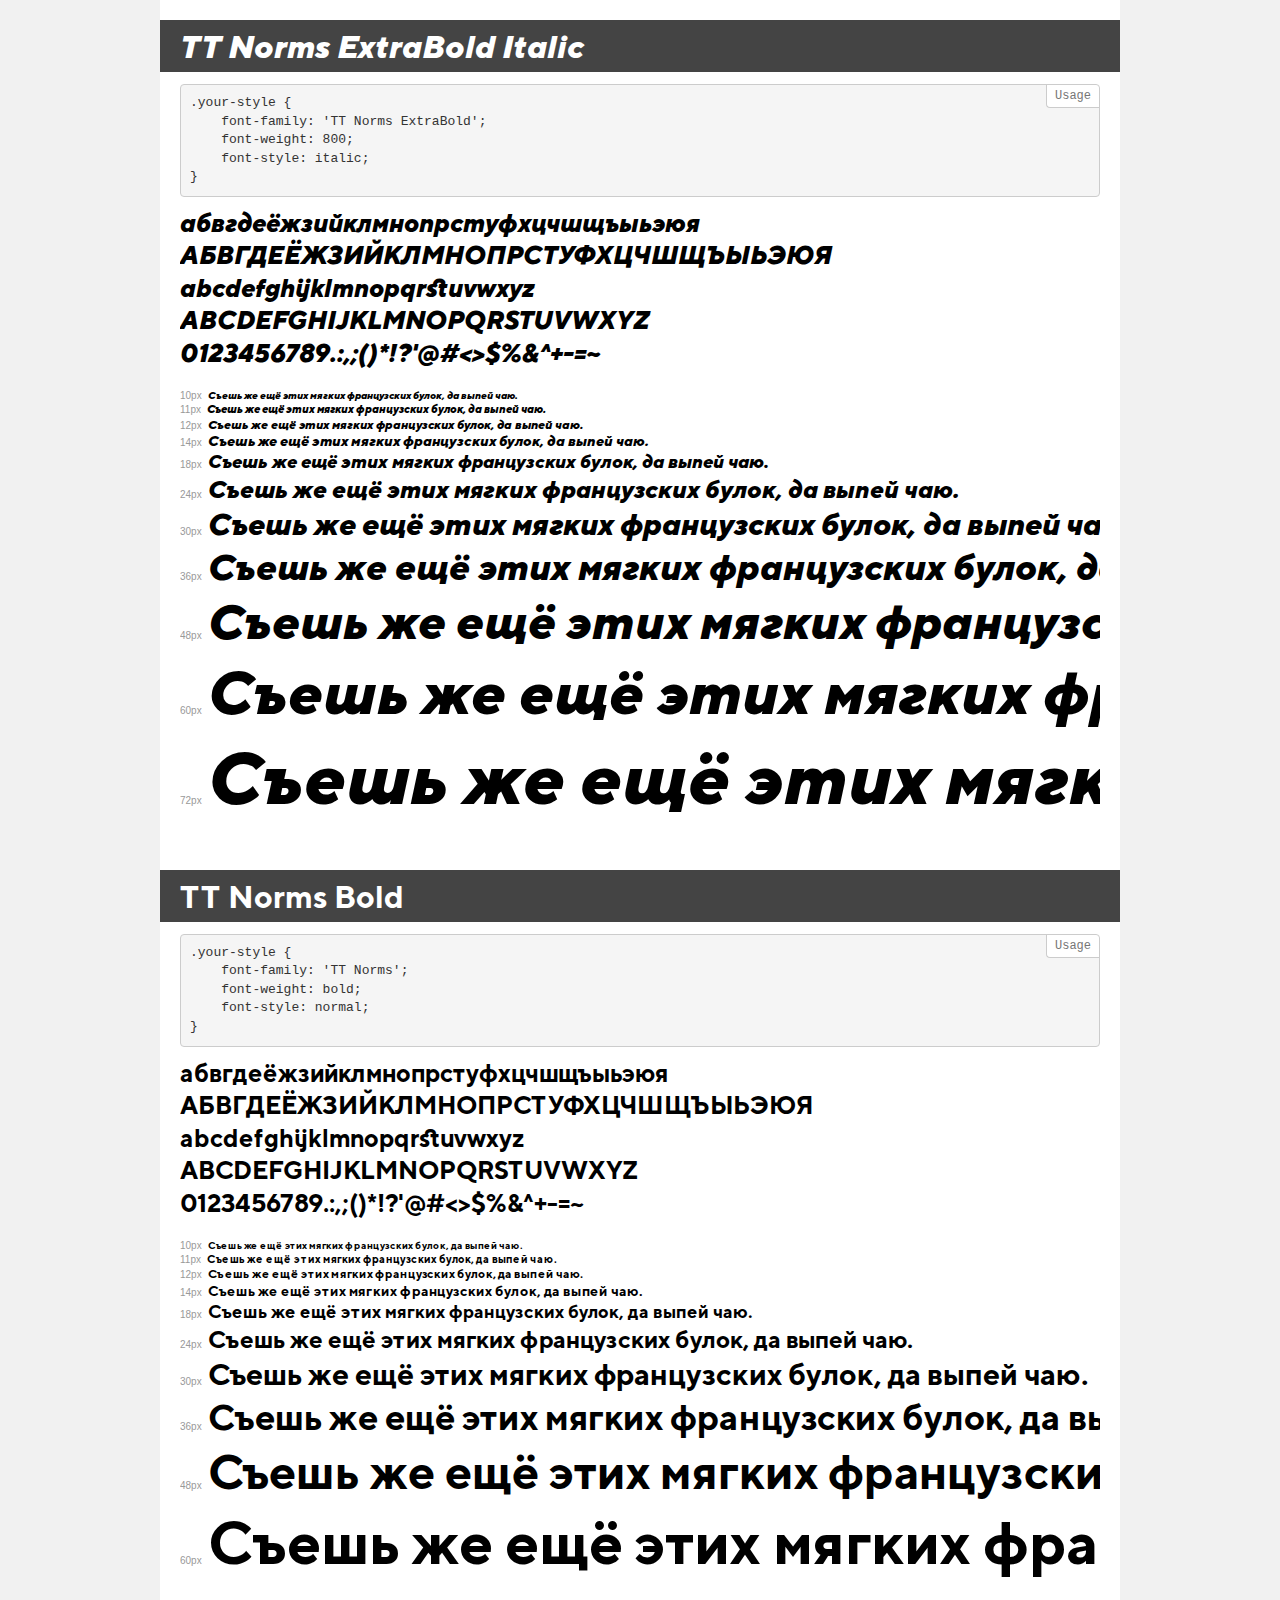
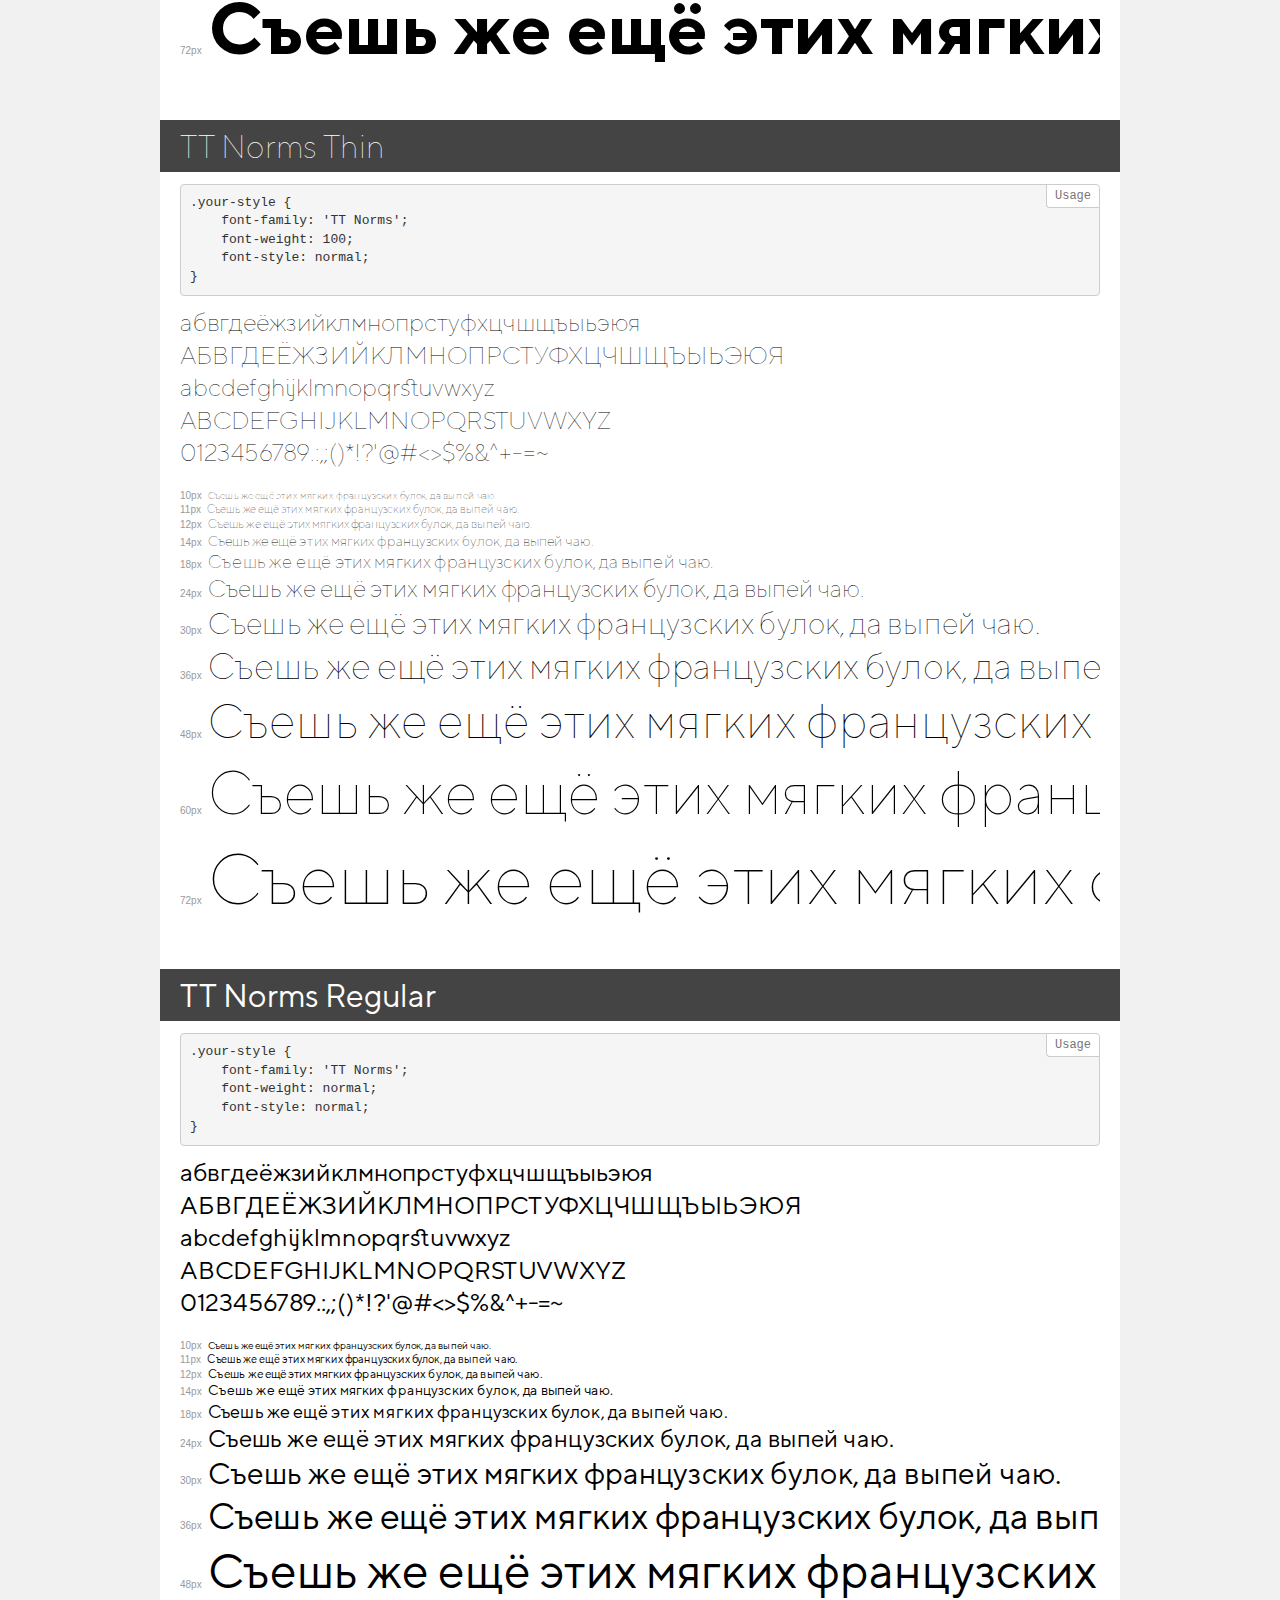
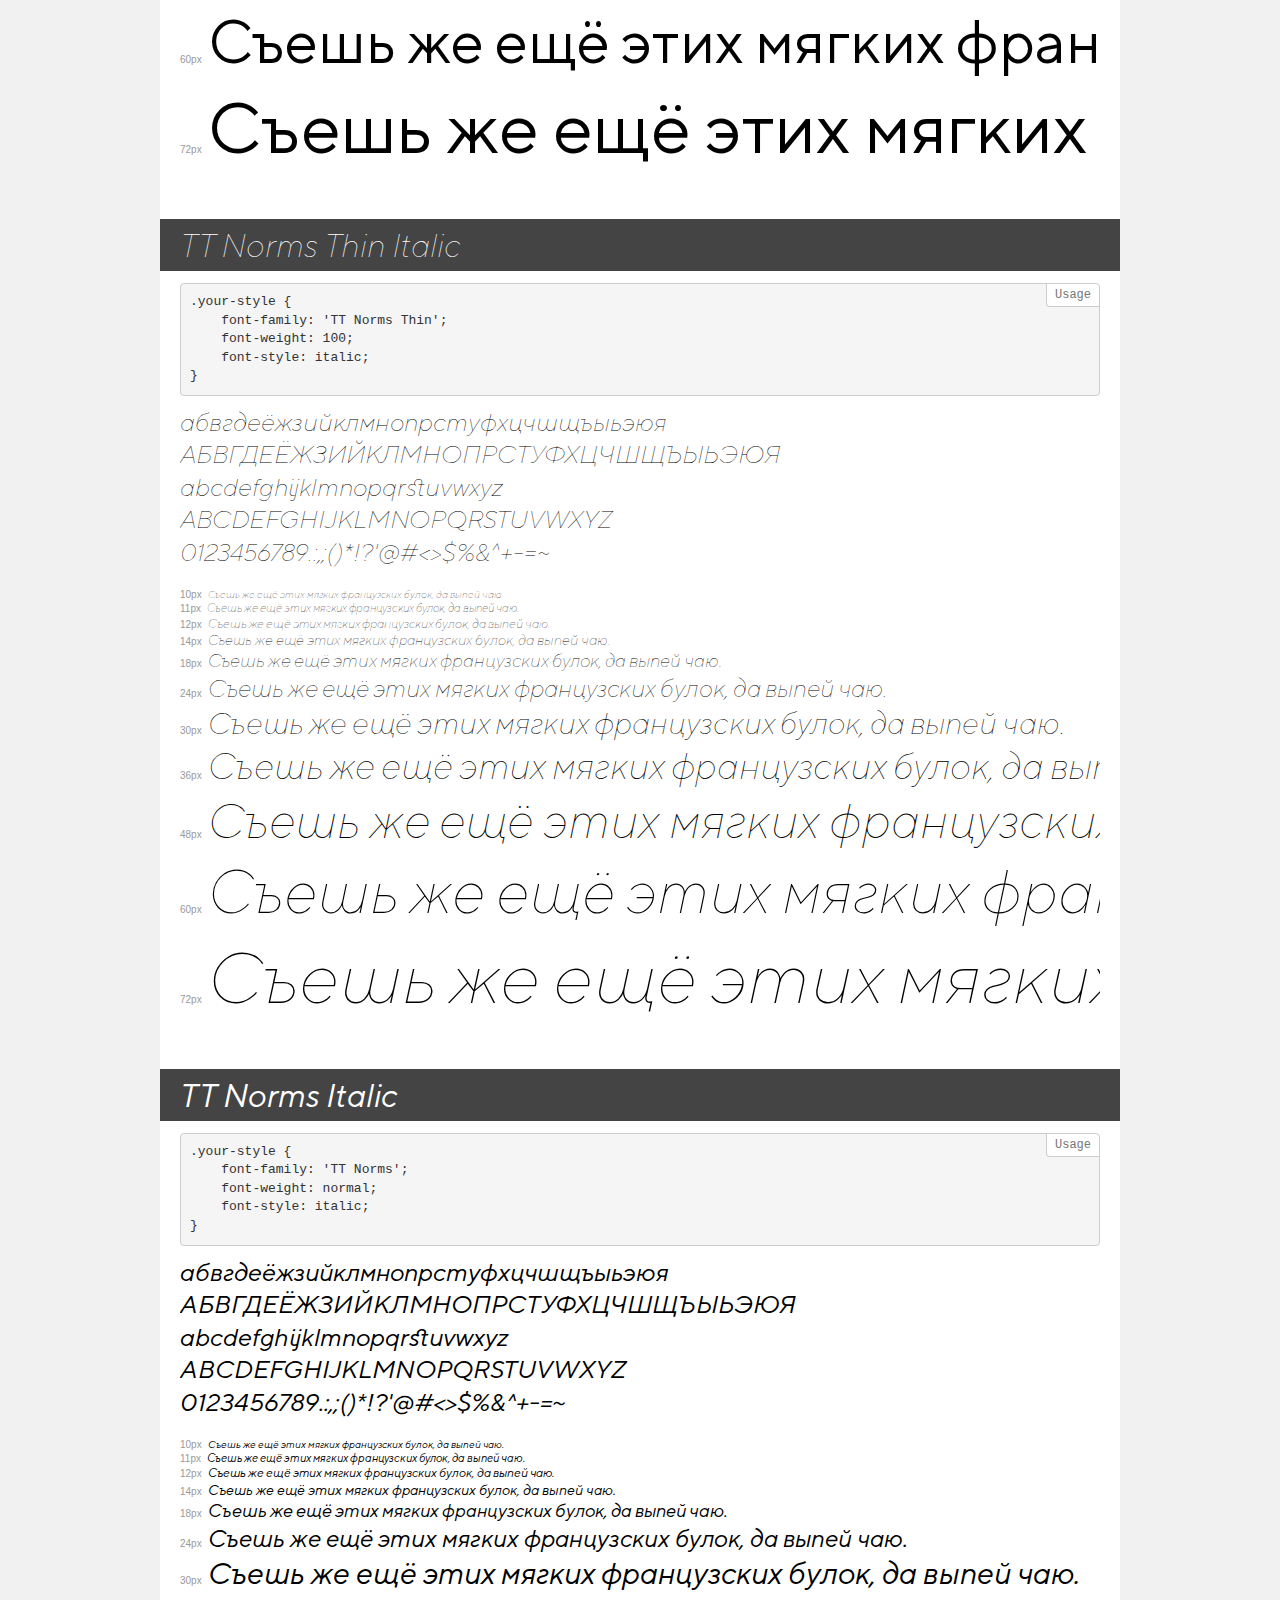
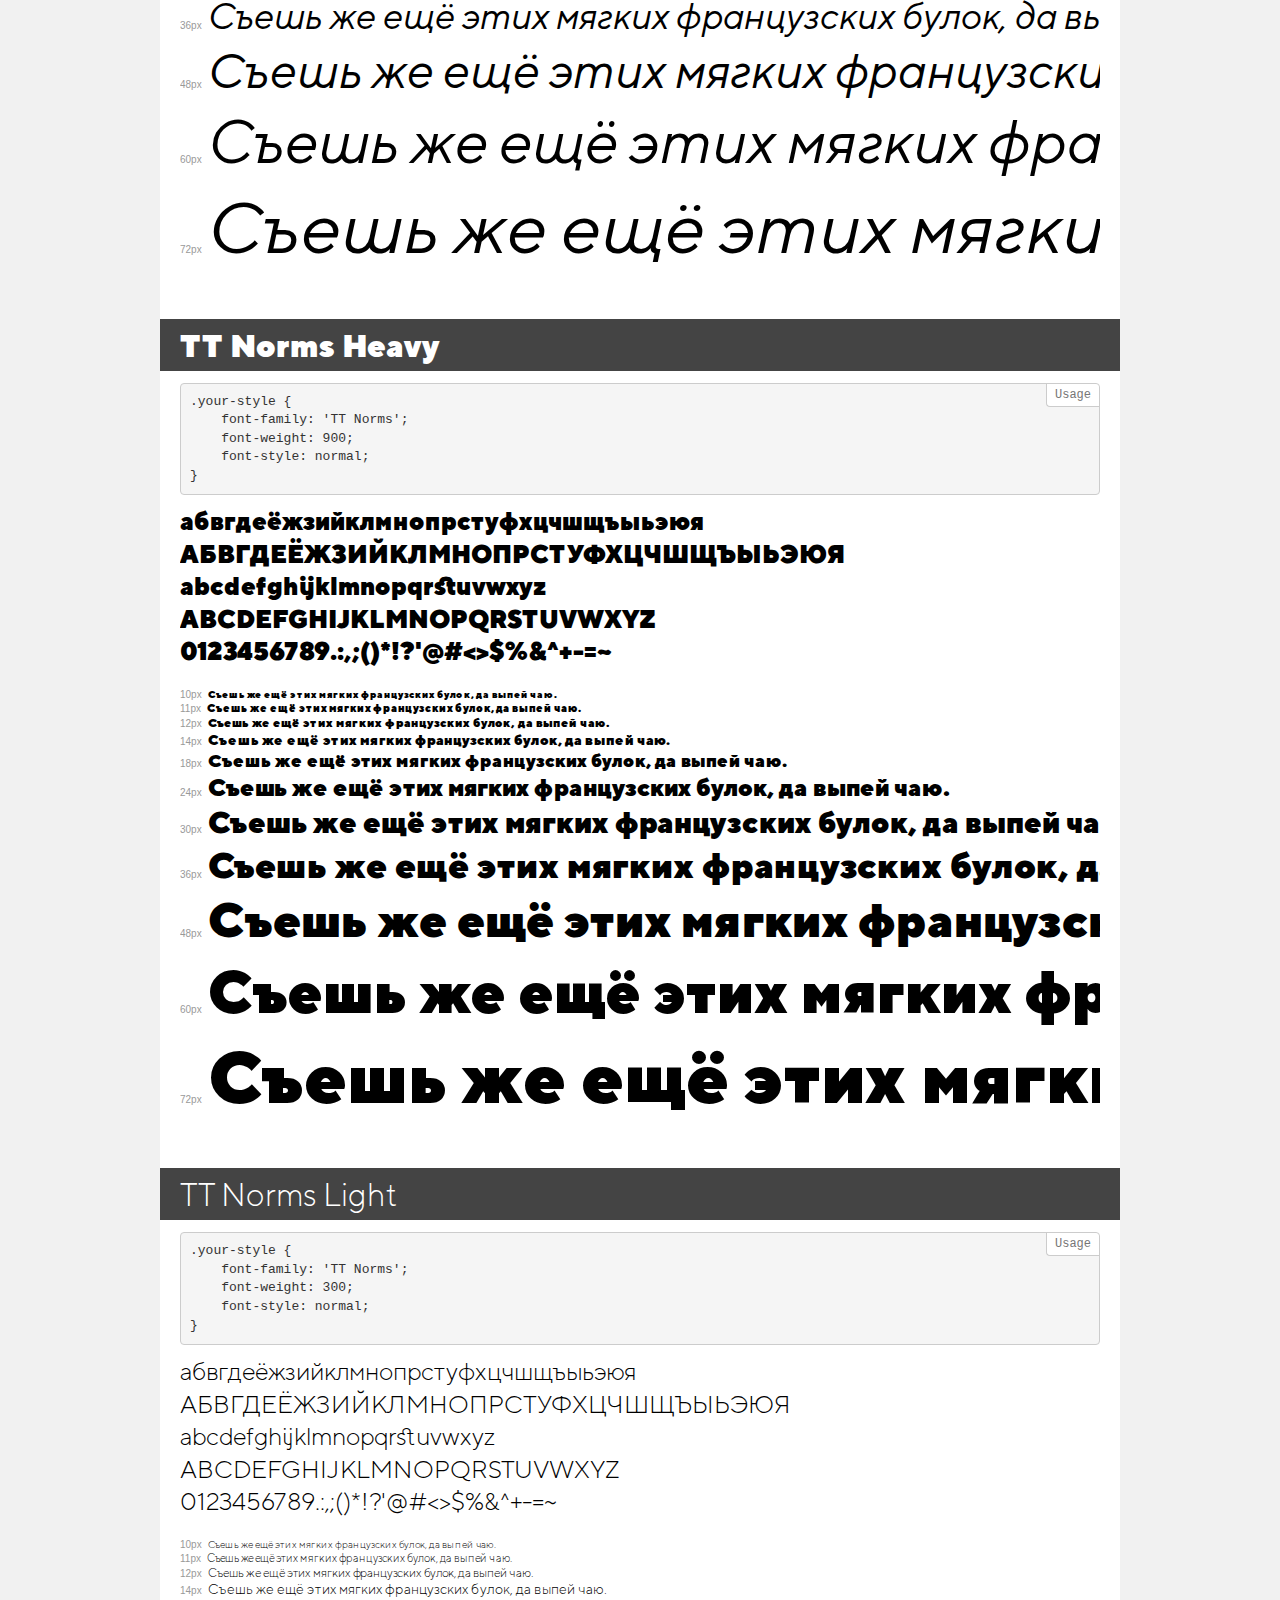
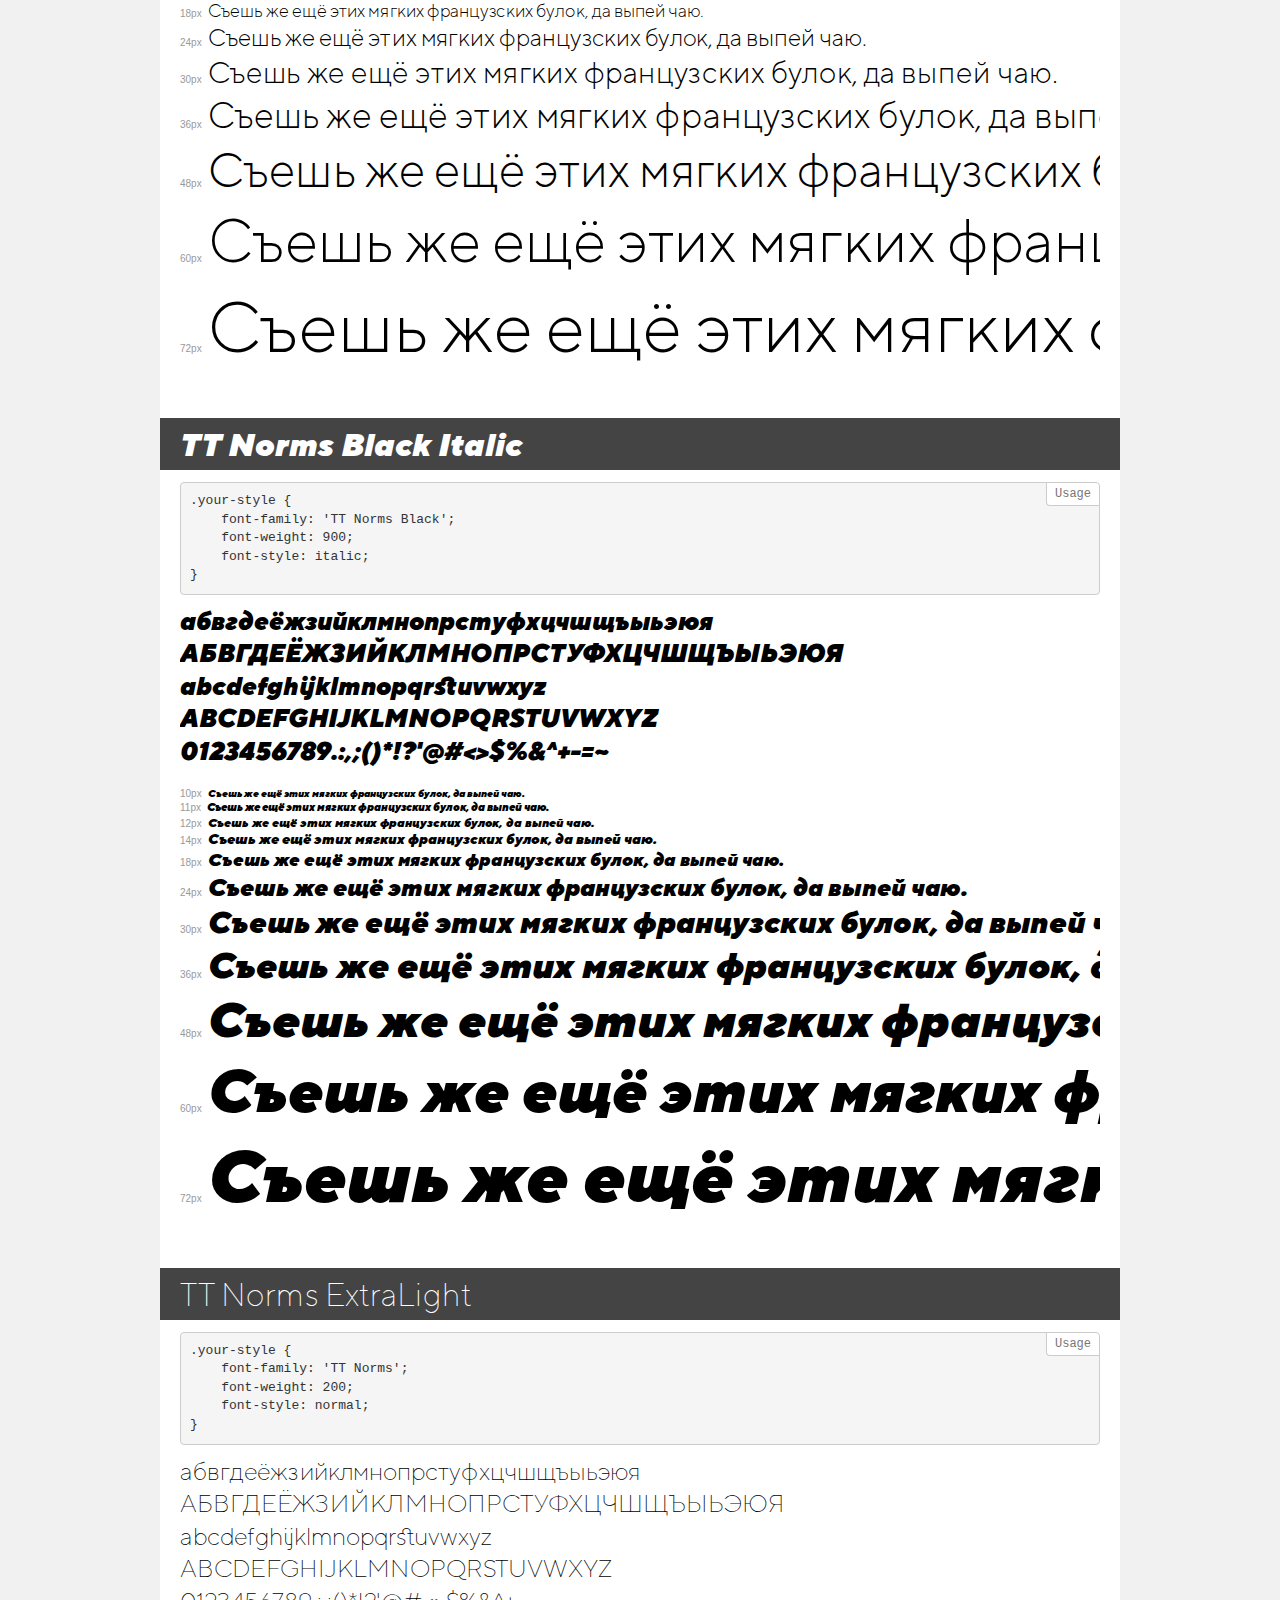
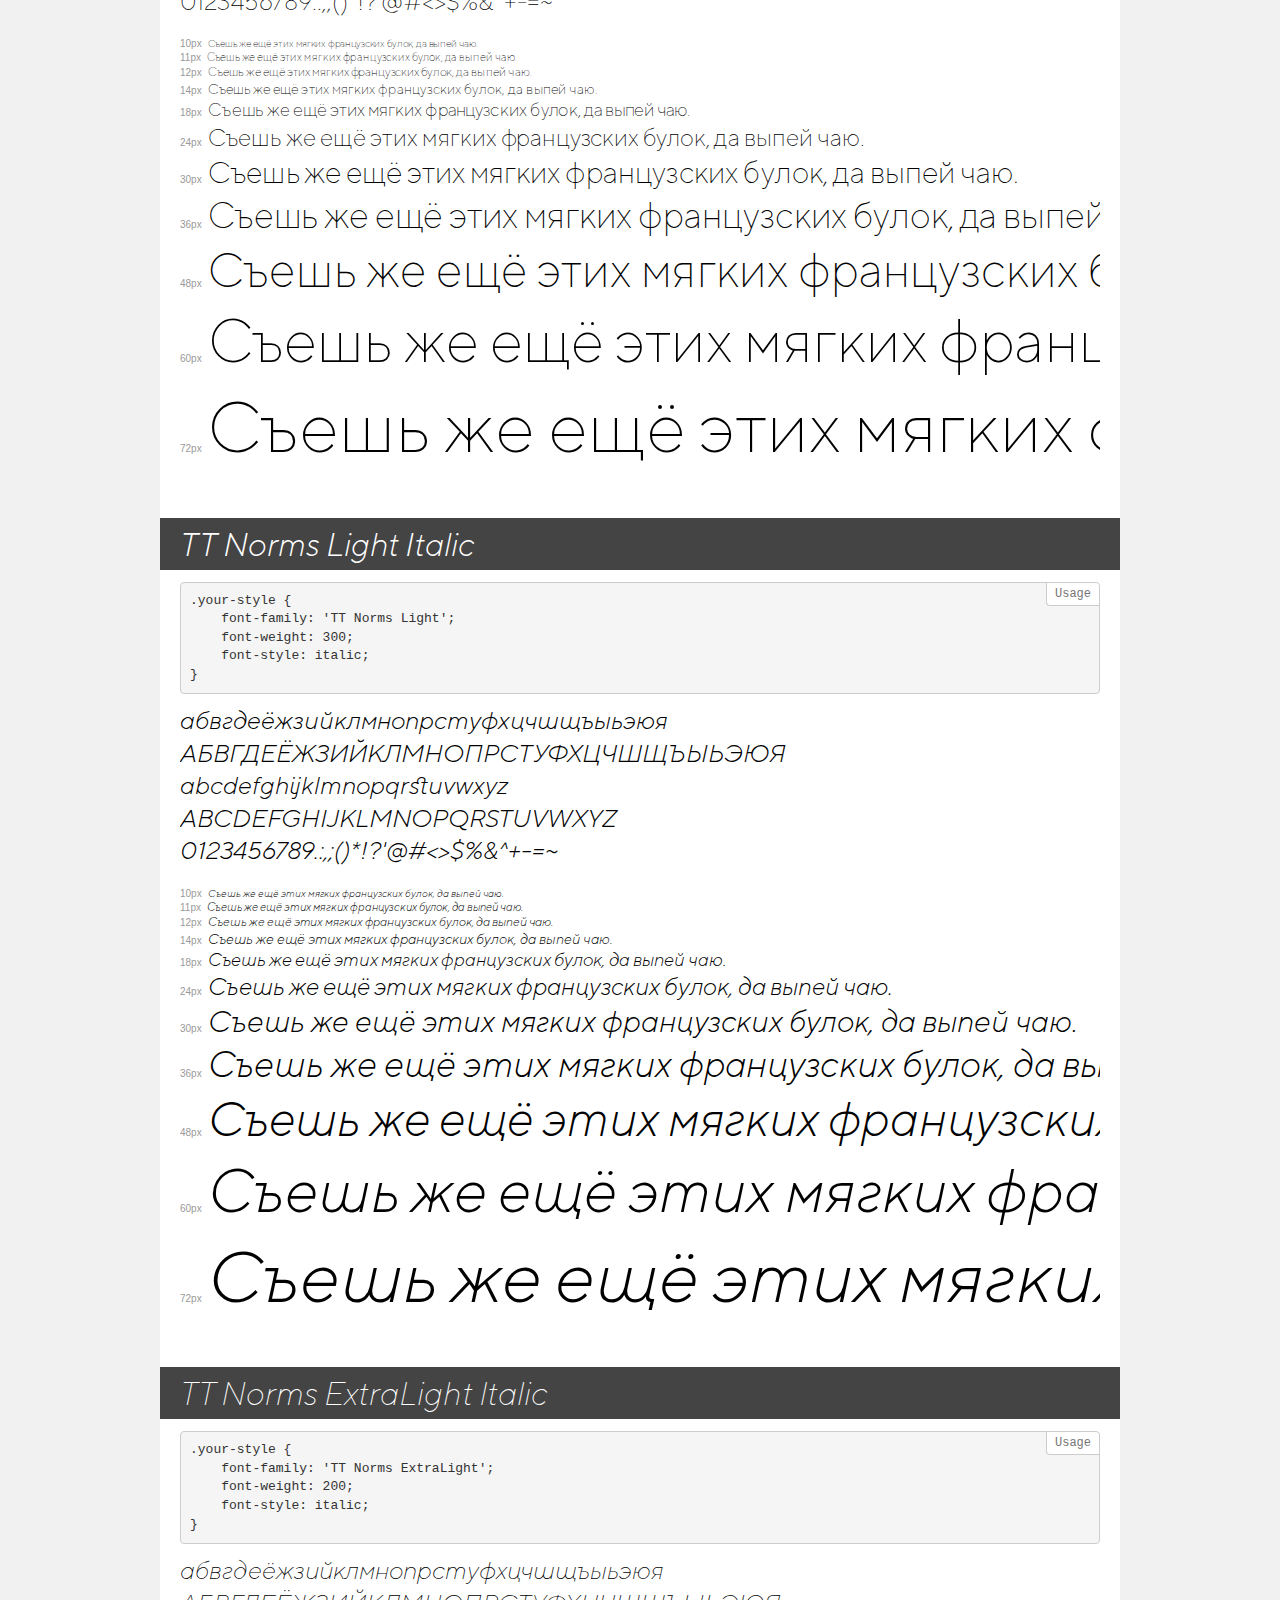
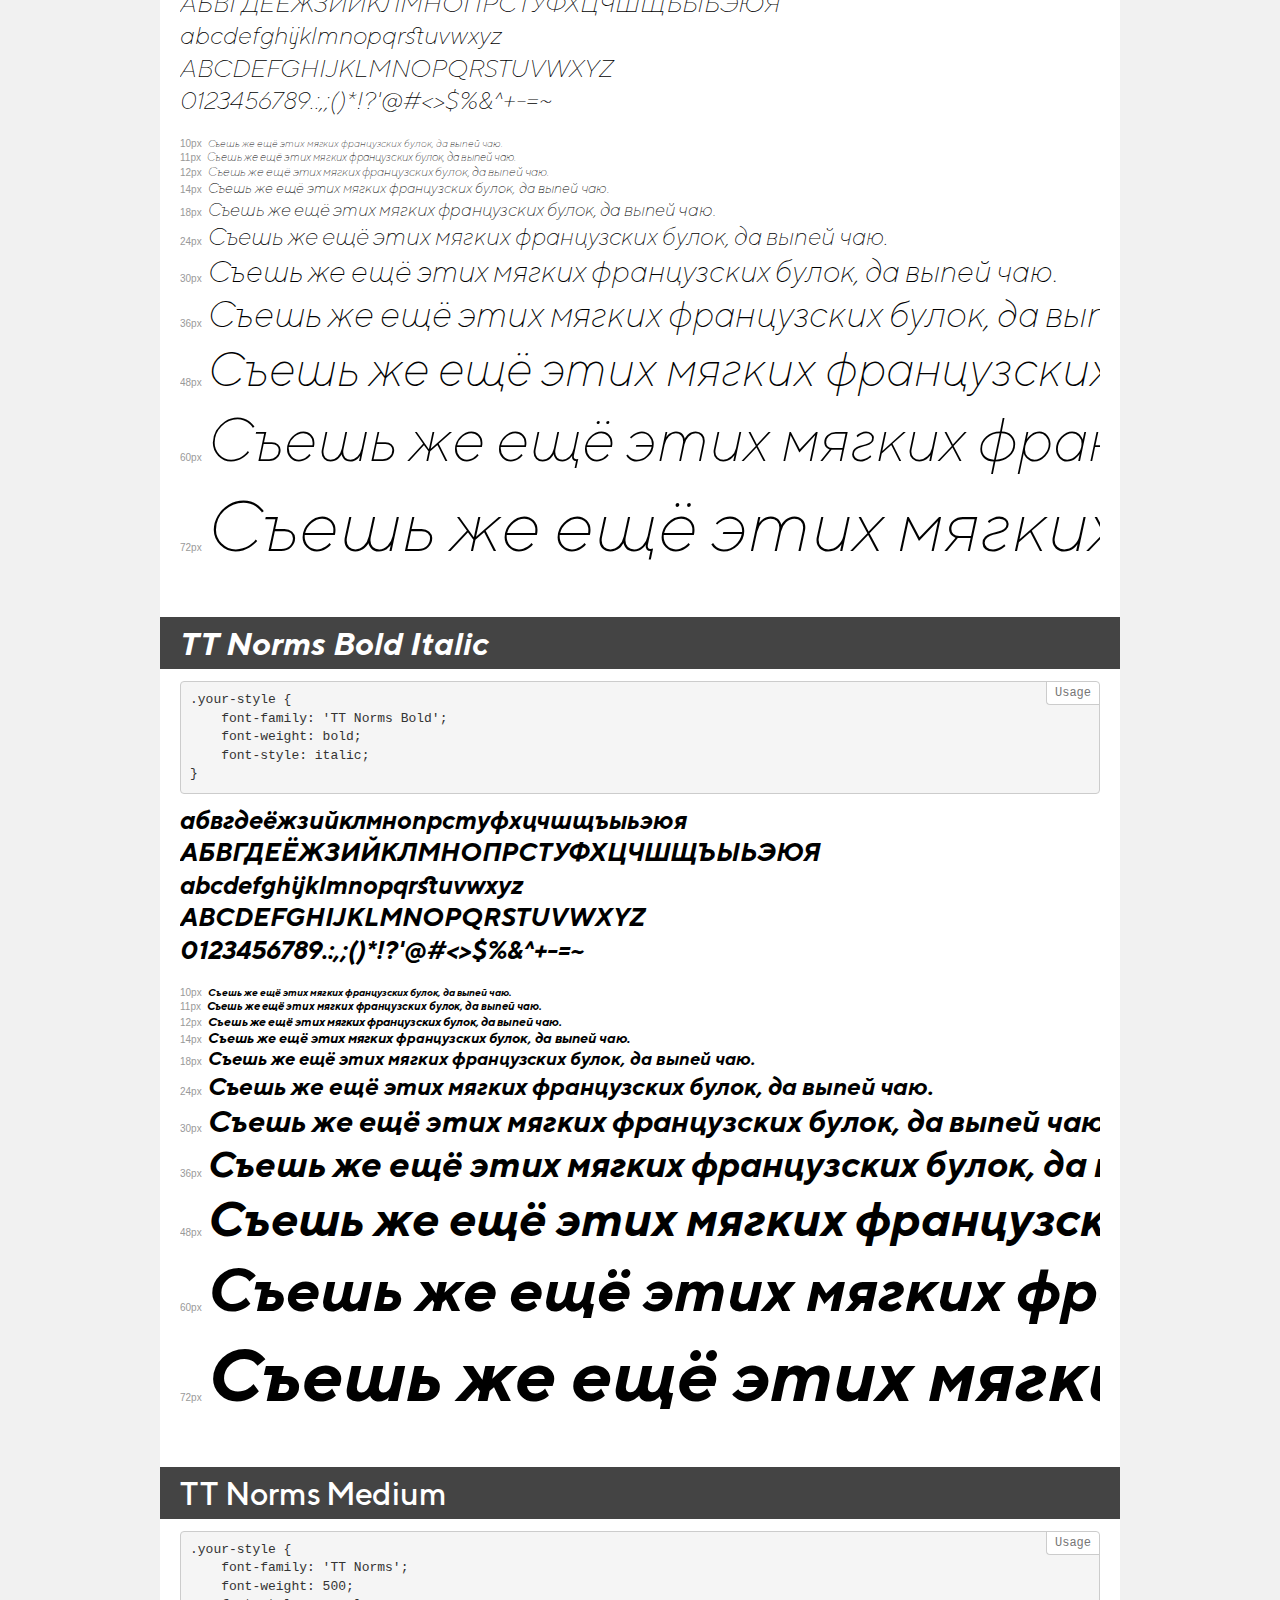
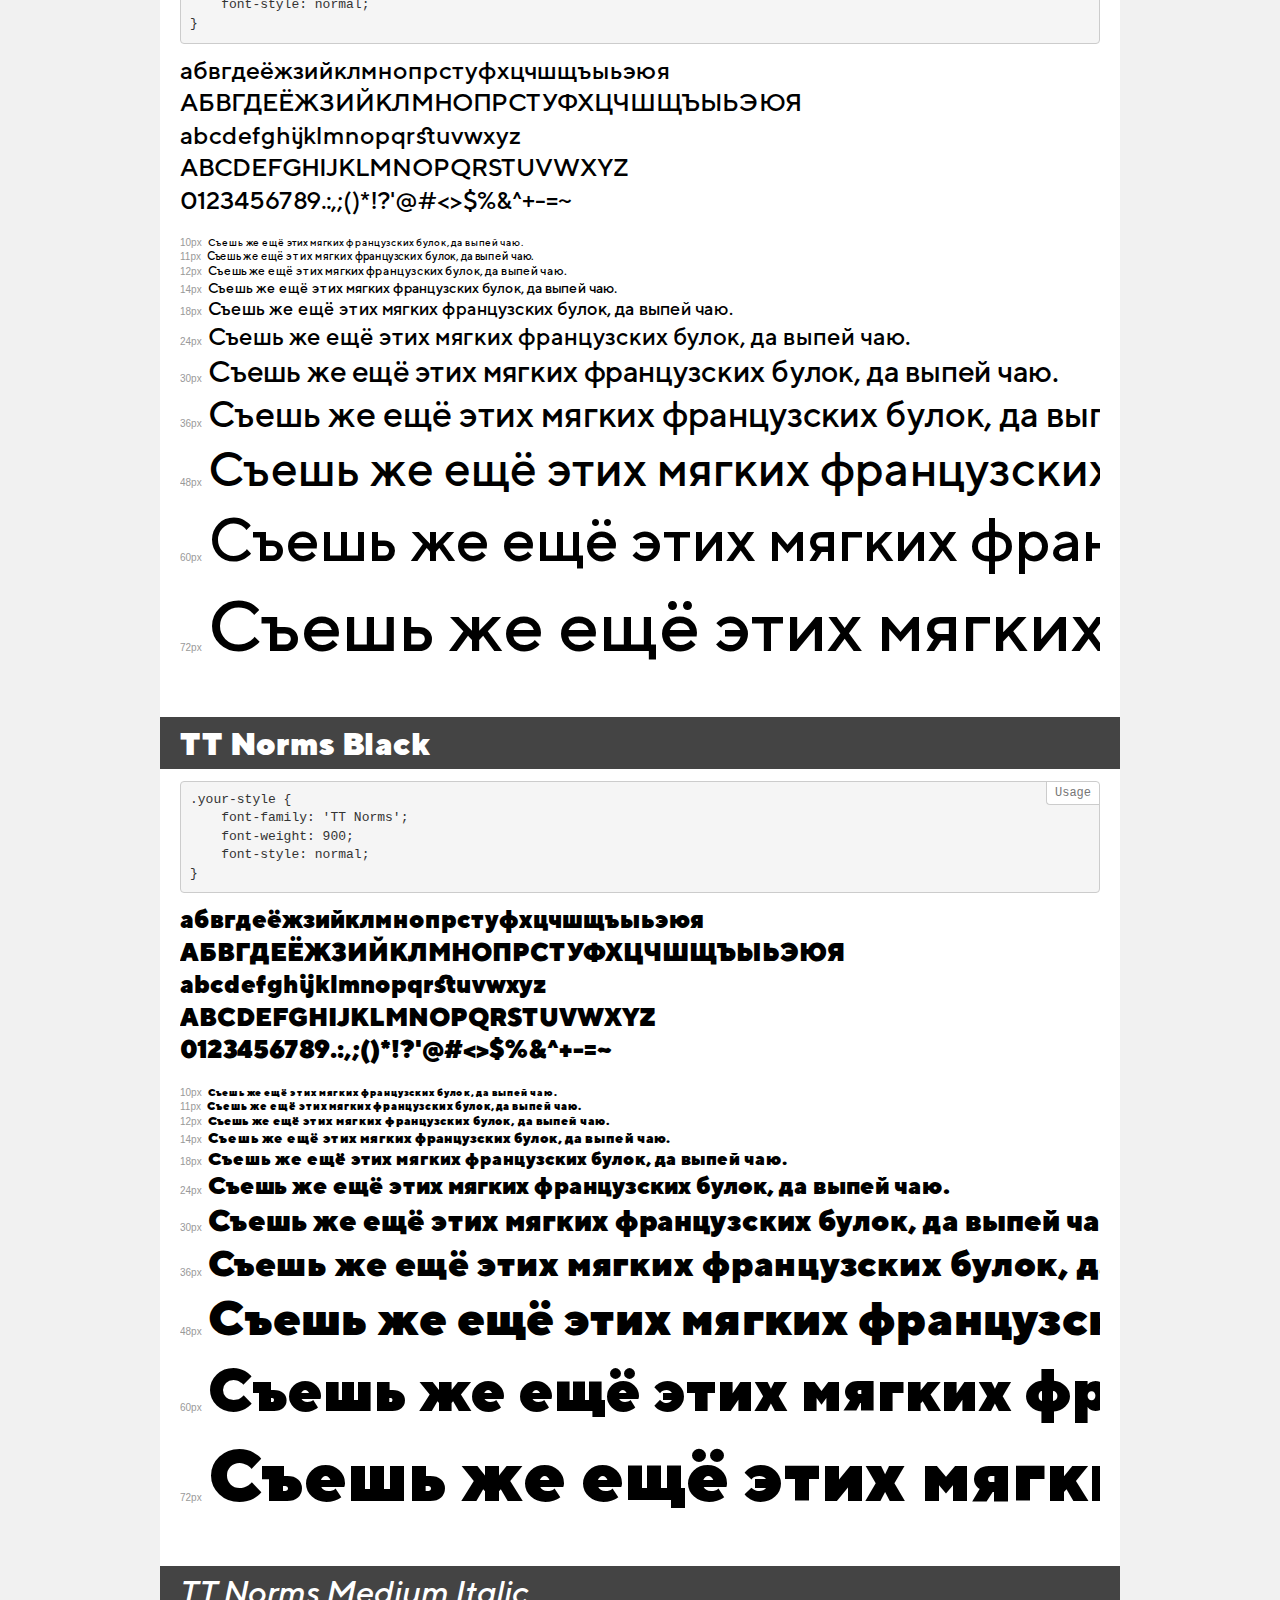
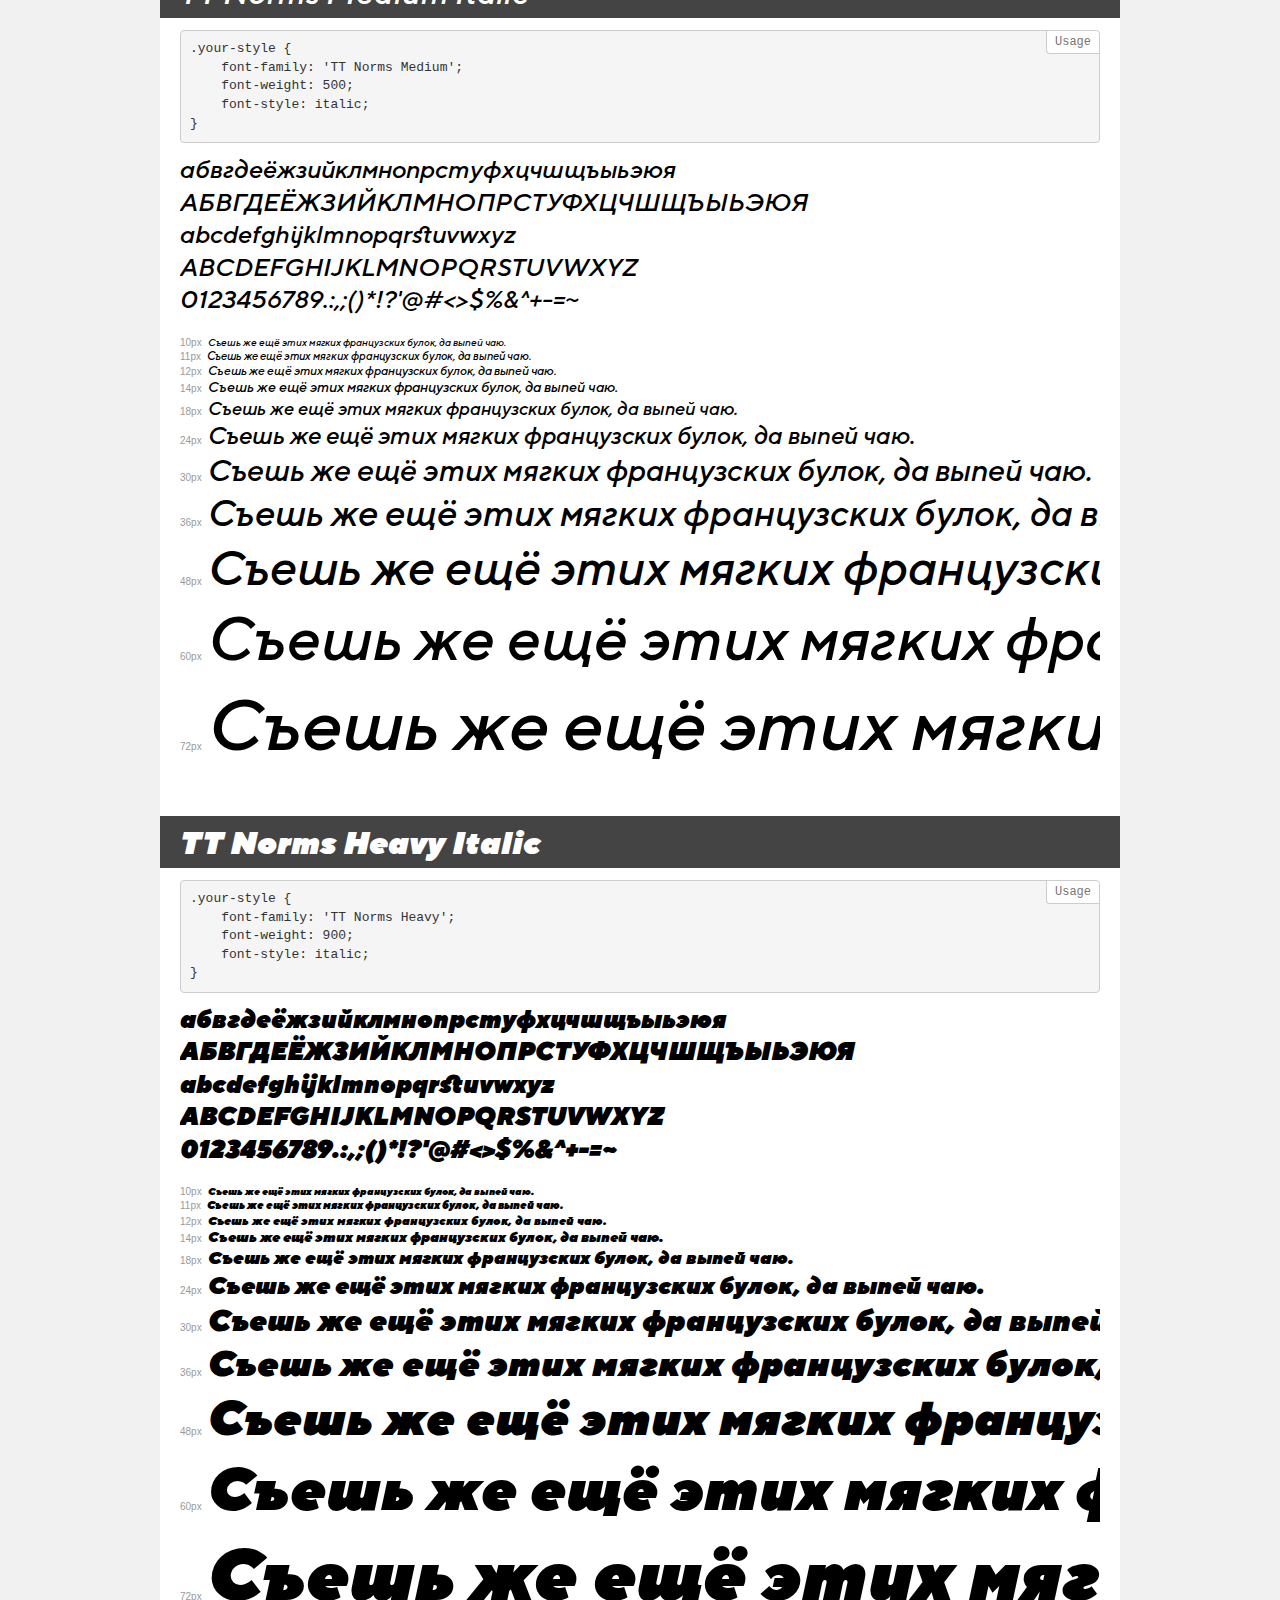
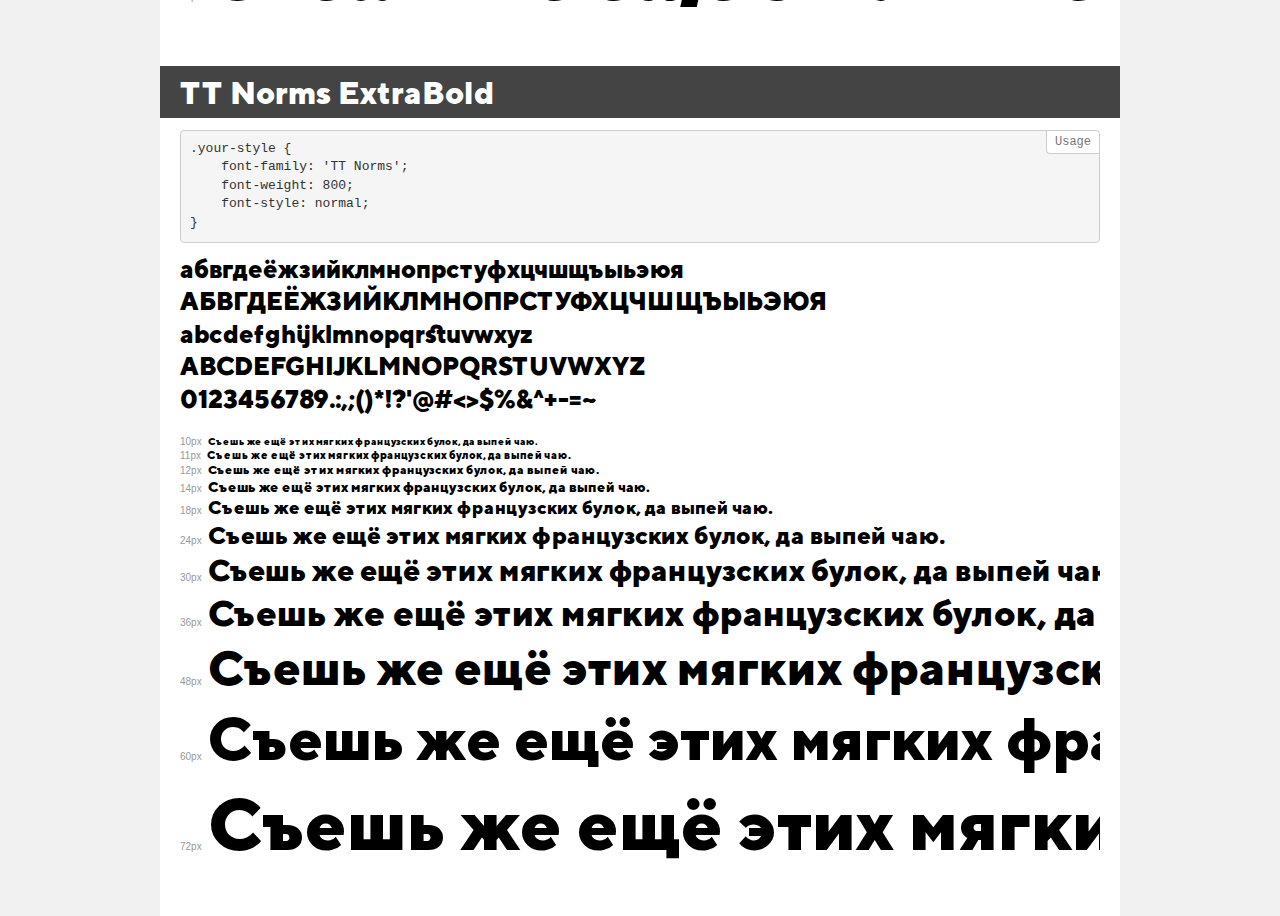
<file: LanguageSchool/src/main/webapp/fonts/TTNorms/demo.html>
<!DOCTYPE html>
<html>
<head>
<meta charset="utf-8">
<meta http-equiv="X-UA-Compatible" content="IE=edge">
<meta name="viewport" content="width=device-width, initial-scale=1">
<meta name="robots" content="noindex, noarchive">
<title>Transfonter demo</title>
<link href="stylesheet.css" rel="stylesheet">
<style>
/*
        http://meyerweb.com/eric/tools/css/reset/
        v2.0 | 20110126
        License: none (public domain)
        */
html, body, div, span, applet, object, iframe, h1, h2, h3, h4, h5, h6, p,
	blockquote, pre, a, abbr, acronym, address, big, cite, code, del, dfn,
	em, img, ins, kbd, q, s, samp, small, strike, strong, sub, sup, tt, var,
	b, u, i, center, dl, dt, dd, ol, ul, li, fieldset, form, label, legend,
	table, caption, tbody, tfoot, thead, tr, th, td, article, aside, canvas,
	details, embed, figure, figcaption, footer, header, hgroup, menu, nav,
	output, ruby, section, summary, time, mark, audio, video {
	margin: 0;
	padding: 0;
	border: 0;
	font-size: 100%;
	font: inherit;
	vertical-align: baseline;
}
/* HTML5 display-role reset for older browsers */
article, aside, details, figcaption, figure, footer, header, hgroup,
	menu, nav, section {
	display: block;
}

body {
	line-height: 1;
}

ol, ul {
	list-style: none;
}

blockquote, q {
	quotes: none;
}

blockquote:before, blockquote:after, q:before, q:after {
	content: '';
	content: none;
}

table {
	border-collapse: collapse;
	border-spacing: 0;
}
/* common styles */
body {
	background: #f1f1f1;
	color: #000;
}

.page {
	background: #fff;
	width: 920px;
	margin: 0 auto;
	padding: 20px 20px 0 20px;
	overflow: hidden;
}

.font-container {
	overflow-x: auto;
	overflow-y: hidden;
	margin-bottom: 40px;
	line-height: 1.3;
	white-space: nowrap;
	padding-bottom: 5px;
}

h1 {
	position: relative;
	background: #444;
	font-size: 32px;
	color: #fff;
	padding: 10px 20px;
	margin: 0 -20px 12px -20px;
}

.letters {
	font-size: 25px;
	margin-bottom: 20px;
}

.s10:before {
	content: '10px';
}

.s11:before {
	content: '11px';
}

.s12:before {
	content: '12px';
}

.s14:before {
	content: '14px';
}

.s18:before {
	content: '18px';
}

.s24:before {
	content: '24px';
}

.s30:before {
	content: '30px';
}

.s36:before {
	content: '36px';
}

.s48:before {
	content: '48px';
}

.s60:before {
	content: '60px';
}

.s72:before {
	content: '72px';
}

.s10:before, .s11:before, .s12:before, .s14:before, .s18:before, .s24:before,
	.s30:before, .s36:before, .s48:before, .s60:before, .s72:before {
	font-family: Arial, sans-serif;
	font-size: 10px;
	font-weight: normal;
	font-style: normal;
	color: #999;
	padding-right: 6px;
}

pre {
	display: block;
	position: relative;
	padding: 9px;
	margin: 0 0 10px;
	font-family: Monaco, Menlo, Consolas, "Courier New",
		monospace !important;
	font-size: 13px;
	line-height: 1.428571429;
	color: #333;
	font-weight: normal !important;
	font-style: normal !important;
	background-color: #f5f5f5;
	border: 1px solid #ccc;
	overflow-x: auto;
	border-radius: 4px;
}

pre:after {
	display: block;
	position: absolute;
	right: 0;
	top: 0;
	content: 'Usage';
	line-height: 1;
	padding: 5px 8px;
	font-size: 12px;
	color: #767676;
	background-color: #fff;
	border: 1px solid #ccc;
	border-right: none;
	border-top: none;
	border-radius: 0 4px 0 4px;
	z-index: 10;
}
/* responsive */
@media ( max-width : 959px) {
	.page {
		width: auto;
		margin: 0;
	}
}
</style>
</head>
<body>
	<div class="page">
		<div class="demo"
			style="font-family: 'TT Norms ExtraBold'; font-weight: 800; font-style: italic;">
			<h1>TT Norms ExtraBold Italic</h1>
			<pre>.your-style {
    font-family: 'TT Norms ExtraBold';
    font-weight: 800;
    font-style: italic;
}</pre>
			<div class="font-container">
				<p class="letters">
					абвгдеёжзийклмнопрстуфхцчшщъыьэюя<br>
					АБВГДЕЁЖЗИЙКЛМНОПРСТУФХЦЧШЩЪЫЬЭЮЯ<br>
					abcdefghijklmnopqrstuvwxyz<br> ABCDEFGHIJKLMNOPQRSTUVWXYZ<br>
					0123456789.:,;()*!?'@#<>$%&^+-=~
				</p>
				<p class="s10" style="font-size: 10px;">Съешь же ещё этих мягких
					французских булок, да выпей чаю.</p>
				<p class="s11" style="font-size: 11px;">Съешь же ещё этих мягких
					французских булок, да выпей чаю.</p>
				<p class="s12" style="font-size: 12px;">Съешь же ещё этих мягких
					французских булок, да выпей чаю.</p>
				<p class="s14" style="font-size: 14px;">Съешь же ещё этих мягких
					французских булок, да выпей чаю.</p>
				<p class="s18" style="font-size: 18px;">Съешь же ещё этих мягких
					французских булок, да выпей чаю.</p>
				<p class="s24" style="font-size: 24px;">Съешь же ещё этих мягких
					французских булок, да выпей чаю.</p>
				<p class="s30" style="font-size: 30px;">Съешь же ещё этих мягких
					французских булок, да выпей чаю.</p>
				<p class="s36" style="font-size: 36px;">Съешь же ещё этих мягких
					французских булок, да выпей чаю.</p>
				<p class="s48" style="font-size: 48px;">Съешь же ещё этих мягких
					французских булок, да выпей чаю.</p>
				<p class="s60" style="font-size: 60px;">Съешь же ещё этих мягких
					французских булок, да выпей чаю.</p>
				<p class="s72" style="font-size: 72px;">Съешь же ещё этих мягких
					французских булок, да выпей чаю.</p>
			</div>
		</div>
		<div class="demo"
			style="font-family: 'TT Norms'; font-weight: bold; font-style: normal;">
			<h1>TT Norms Bold</h1>
			<pre>.your-style {
    font-family: 'TT Norms';
    font-weight: bold;
    font-style: normal;
}</pre>
			<div class="font-container">
				<p class="letters">
					абвгдеёжзийклмнопрстуфхцчшщъыьэюя<br>
					АБВГДЕЁЖЗИЙКЛМНОПРСТУФХЦЧШЩЪЫЬЭЮЯ<br>
					abcdefghijklmnopqrstuvwxyz<br> ABCDEFGHIJKLMNOPQRSTUVWXYZ<br>
					0123456789.:,;()*!?'@#<>$%&^+-=~
				</p>
				<p class="s10" style="font-size: 10px;">Съешь же ещё этих мягких
					французских булок, да выпей чаю.</p>
				<p class="s11" style="font-size: 11px;">Съешь же ещё этих мягких
					французских булок, да выпей чаю.</p>
				<p class="s12" style="font-size: 12px;">Съешь же ещё этих мягких
					французских булок, да выпей чаю.</p>
				<p class="s14" style="font-size: 14px;">Съешь же ещё этих мягких
					французских булок, да выпей чаю.</p>
				<p class="s18" style="font-size: 18px;">Съешь же ещё этих мягких
					французских булок, да выпей чаю.</p>
				<p class="s24" style="font-size: 24px;">Съешь же ещё этих мягких
					французских булок, да выпей чаю.</p>
				<p class="s30" style="font-size: 30px;">Съешь же ещё этих мягких
					французских булок, да выпей чаю.</p>
				<p class="s36" style="font-size: 36px;">Съешь же ещё этих мягких
					французских булок, да выпей чаю.</p>
				<p class="s48" style="font-size: 48px;">Съешь же ещё этих мягких
					французских булок, да выпей чаю.</p>
				<p class="s60" style="font-size: 60px;">Съешь же ещё этих мягких
					французских булок, да выпей чаю.</p>
				<p class="s72" style="font-size: 72px;">Съешь же ещё этих мягких
					французских булок, да выпей чаю.</p>
			</div>
		</div>
		<div class="demo"
			style="font-family: 'TT Norms'; font-weight: 100; font-style: normal;">
			<h1>TT Norms Thin</h1>
			<pre>.your-style {
    font-family: 'TT Norms';
    font-weight: 100;
    font-style: normal;
}</pre>
			<div class="font-container">
				<p class="letters">
					абвгдеёжзийклмнопрстуфхцчшщъыьэюя<br>
					АБВГДЕЁЖЗИЙКЛМНОПРСТУФХЦЧШЩЪЫЬЭЮЯ<br>
					abcdefghijklmnopqrstuvwxyz<br> ABCDEFGHIJKLMNOPQRSTUVWXYZ<br>
					0123456789.:,;()*!?'@#<>$%&^+-=~
				</p>
				<p class="s10" style="font-size: 10px;">Съешь же ещё этих мягких
					французских булок, да выпей чаю.</p>
				<p class="s11" style="font-size: 11px;">Съешь же ещё этих мягких
					французских булок, да выпей чаю.</p>
				<p class="s12" style="font-size: 12px;">Съешь же ещё этих мягких
					французских булок, да выпей чаю.</p>
				<p class="s14" style="font-size: 14px;">Съешь же ещё этих мягких
					французских булок, да выпей чаю.</p>
				<p class="s18" style="font-size: 18px;">Съешь же ещё этих мягких
					французских булок, да выпей чаю.</p>
				<p class="s24" style="font-size: 24px;">Съешь же ещё этих мягких
					французских булок, да выпей чаю.</p>
				<p class="s30" style="font-size: 30px;">Съешь же ещё этих мягких
					французских булок, да выпей чаю.</p>
				<p class="s36" style="font-size: 36px;">Съешь же ещё этих мягких
					французских булок, да выпей чаю.</p>
				<p class="s48" style="font-size: 48px;">Съешь же ещё этих мягких
					французских булок, да выпей чаю.</p>
				<p class="s60" style="font-size: 60px;">Съешь же ещё этих мягких
					французских булок, да выпей чаю.</p>
				<p class="s72" style="font-size: 72px;">Съешь же ещё этих мягких
					французских булок, да выпей чаю.</p>
			</div>
		</div>
		<div class="demo"
			style="font-family: 'TT Norms'; font-weight: normal; font-style: normal;">
			<h1>TT Norms Regular</h1>
			<pre>.your-style {
    font-family: 'TT Norms';
    font-weight: normal;
    font-style: normal;
}</pre>
			<div class="font-container">
				<p class="letters">
					абвгдеёжзийклмнопрстуфхцчшщъыьэюя<br>
					АБВГДЕЁЖЗИЙКЛМНОПРСТУФХЦЧШЩЪЫЬЭЮЯ<br>
					abcdefghijklmnopqrstuvwxyz<br> ABCDEFGHIJKLMNOPQRSTUVWXYZ<br>
					0123456789.:,;()*!?'@#<>$%&^+-=~
				</p>
				<p class="s10" style="font-size: 10px;">Съешь же ещё этих мягких
					французских булок, да выпей чаю.</p>
				<p class="s11" style="font-size: 11px;">Съешь же ещё этих мягких
					французских булок, да выпей чаю.</p>
				<p class="s12" style="font-size: 12px;">Съешь же ещё этих мягких
					французских булок, да выпей чаю.</p>
				<p class="s14" style="font-size: 14px;">Съешь же ещё этих мягких
					французских булок, да выпей чаю.</p>
				<p class="s18" style="font-size: 18px;">Съешь же ещё этих мягких
					французских булок, да выпей чаю.</p>
				<p class="s24" style="font-size: 24px;">Съешь же ещё этих мягких
					французских булок, да выпей чаю.</p>
				<p class="s30" style="font-size: 30px;">Съешь же ещё этих мягких
					французских булок, да выпей чаю.</p>
				<p class="s36" style="font-size: 36px;">Съешь же ещё этих мягких
					французских булок, да выпей чаю.</p>
				<p class="s48" style="font-size: 48px;">Съешь же ещё этих мягких
					французских булок, да выпей чаю.</p>
				<p class="s60" style="font-size: 60px;">Съешь же ещё этих мягких
					французских булок, да выпей чаю.</p>
				<p class="s72" style="font-size: 72px;">Съешь же ещё этих мягких
					французских булок, да выпей чаю.</p>
			</div>
		</div>
		<div class="demo"
			style="font-family: 'TT Norms Thin'; font-weight: 100; font-style: italic;">
			<h1>TT Norms Thin Italic</h1>
			<pre>.your-style {
    font-family: 'TT Norms Thin';
    font-weight: 100;
    font-style: italic;
}</pre>
			<div class="font-container">
				<p class="letters">
					абвгдеёжзийклмнопрстуфхцчшщъыьэюя<br>
					АБВГДЕЁЖЗИЙКЛМНОПРСТУФХЦЧШЩЪЫЬЭЮЯ<br>
					abcdefghijklmnopqrstuvwxyz<br> ABCDEFGHIJKLMNOPQRSTUVWXYZ<br>
					0123456789.:,;()*!?'@#<>$%&^+-=~
				</p>
				<p class="s10" style="font-size: 10px;">Съешь же ещё этих мягких
					французских булок, да выпей чаю.</p>
				<p class="s11" style="font-size: 11px;">Съешь же ещё этих мягких
					французских булок, да выпей чаю.</p>
				<p class="s12" style="font-size: 12px;">Съешь же ещё этих мягких
					французских булок, да выпей чаю.</p>
				<p class="s14" style="font-size: 14px;">Съешь же ещё этих мягких
					французских булок, да выпей чаю.</p>
				<p class="s18" style="font-size: 18px;">Съешь же ещё этих мягких
					французских булок, да выпей чаю.</p>
				<p class="s24" style="font-size: 24px;">Съешь же ещё этих мягких
					французских булок, да выпей чаю.</p>
				<p class="s30" style="font-size: 30px;">Съешь же ещё этих мягких
					французских булок, да выпей чаю.</p>
				<p class="s36" style="font-size: 36px;">Съешь же ещё этих мягких
					французских булок, да выпей чаю.</p>
				<p class="s48" style="font-size: 48px;">Съешь же ещё этих мягких
					французских булок, да выпей чаю.</p>
				<p class="s60" style="font-size: 60px;">Съешь же ещё этих мягких
					французских булок, да выпей чаю.</p>
				<p class="s72" style="font-size: 72px;">Съешь же ещё этих мягких
					французских булок, да выпей чаю.</p>
			</div>
		</div>
		<div class="demo"
			style="font-family: 'TT Norms'; font-weight: normal; font-style: italic;">
			<h1>TT Norms Italic</h1>
			<pre>.your-style {
    font-family: 'TT Norms';
    font-weight: normal;
    font-style: italic;
}</pre>
			<div class="font-container">
				<p class="letters">
					абвгдеёжзийклмнопрстуфхцчшщъыьэюя<br>
					АБВГДЕЁЖЗИЙКЛМНОПРСТУФХЦЧШЩЪЫЬЭЮЯ<br>
					abcdefghijklmnopqrstuvwxyz<br> ABCDEFGHIJKLMNOPQRSTUVWXYZ<br>
					0123456789.:,;()*!?'@#<>$%&^+-=~
				</p>
				<p class="s10" style="font-size: 10px;">Съешь же ещё этих мягких
					французских булок, да выпей чаю.</p>
				<p class="s11" style="font-size: 11px;">Съешь же ещё этих мягких
					французских булок, да выпей чаю.</p>
				<p class="s12" style="font-size: 12px;">Съешь же ещё этих мягких
					французских булок, да выпей чаю.</p>
				<p class="s14" style="font-size: 14px;">Съешь же ещё этих мягких
					французских булок, да выпей чаю.</p>
				<p class="s18" style="font-size: 18px;">Съешь же ещё этих мягких
					французских булок, да выпей чаю.</p>
				<p class="s24" style="font-size: 24px;">Съешь же ещё этих мягких
					французских булок, да выпей чаю.</p>
				<p class="s30" style="font-size: 30px;">Съешь же ещё этих мягких
					французских булок, да выпей чаю.</p>
				<p class="s36" style="font-size: 36px;">Съешь же ещё этих мягких
					французских булок, да выпей чаю.</p>
				<p class="s48" style="font-size: 48px;">Съешь же ещё этих мягких
					французских булок, да выпей чаю.</p>
				<p class="s60" style="font-size: 60px;">Съешь же ещё этих мягких
					французских булок, да выпей чаю.</p>
				<p class="s72" style="font-size: 72px;">Съешь же ещё этих мягких
					французских булок, да выпей чаю.</p>
			</div>
		</div>
		<div class="demo"
			style="font-family: 'TT Norms'; font-weight: 900; font-style: normal;">
			<h1>TT Norms Heavy</h1>
			<pre>.your-style {
    font-family: 'TT Norms';
    font-weight: 900;
    font-style: normal;
}</pre>
			<div class="font-container">
				<p class="letters">
					абвгдеёжзийклмнопрстуфхцчшщъыьэюя<br>
					АБВГДЕЁЖЗИЙКЛМНОПРСТУФХЦЧШЩЪЫЬЭЮЯ<br>
					abcdefghijklmnopqrstuvwxyz<br> ABCDEFGHIJKLMNOPQRSTUVWXYZ<br>
					0123456789.:,;()*!?'@#<>$%&^+-=~
				</p>
				<p class="s10" style="font-size: 10px;">Съешь же ещё этих мягких
					французских булок, да выпей чаю.</p>
				<p class="s11" style="font-size: 11px;">Съешь же ещё этих мягких
					французских булок, да выпей чаю.</p>
				<p class="s12" style="font-size: 12px;">Съешь же ещё этих мягких
					французских булок, да выпей чаю.</p>
				<p class="s14" style="font-size: 14px;">Съешь же ещё этих мягких
					французских булок, да выпей чаю.</p>
				<p class="s18" style="font-size: 18px;">Съешь же ещё этих мягких
					французских булок, да выпей чаю.</p>
				<p class="s24" style="font-size: 24px;">Съешь же ещё этих мягких
					французских булок, да выпей чаю.</p>
				<p class="s30" style="font-size: 30px;">Съешь же ещё этих мягких
					французских булок, да выпей чаю.</p>
				<p class="s36" style="font-size: 36px;">Съешь же ещё этих мягких
					французских булок, да выпей чаю.</p>
				<p class="s48" style="font-size: 48px;">Съешь же ещё этих мягких
					французских булок, да выпей чаю.</p>
				<p class="s60" style="font-size: 60px;">Съешь же ещё этих мягких
					французских булок, да выпей чаю.</p>
				<p class="s72" style="font-size: 72px;">Съешь же ещё этих мягких
					французских булок, да выпей чаю.</p>
			</div>
		</div>
		<div class="demo"
			style="font-family: 'TT Norms'; font-weight: 300; font-style: normal;">
			<h1>TT Norms Light</h1>
			<pre>.your-style {
    font-family: 'TT Norms';
    font-weight: 300;
    font-style: normal;
}</pre>
			<div class="font-container">
				<p class="letters">
					абвгдеёжзийклмнопрстуфхцчшщъыьэюя<br>
					АБВГДЕЁЖЗИЙКЛМНОПРСТУФХЦЧШЩЪЫЬЭЮЯ<br>
					abcdefghijklmnopqrstuvwxyz<br> ABCDEFGHIJKLMNOPQRSTUVWXYZ<br>
					0123456789.:,;()*!?'@#<>$%&^+-=~
				</p>
				<p class="s10" style="font-size: 10px;">Съешь же ещё этих мягких
					французских булок, да выпей чаю.</p>
				<p class="s11" style="font-size: 11px;">Съешь же ещё этих мягких
					французских булок, да выпей чаю.</p>
				<p class="s12" style="font-size: 12px;">Съешь же ещё этих мягких
					французских булок, да выпей чаю.</p>
				<p class="s14" style="font-size: 14px;">Съешь же ещё этих мягких
					французских булок, да выпей чаю.</p>
				<p class="s18" style="font-size: 18px;">Съешь же ещё этих мягких
					французских булок, да выпей чаю.</p>
				<p class="s24" style="font-size: 24px;">Съешь же ещё этих мягких
					французских булок, да выпей чаю.</p>
				<p class="s30" style="font-size: 30px;">Съешь же ещё этих мягких
					французских булок, да выпей чаю.</p>
				<p class="s36" style="font-size: 36px;">Съешь же ещё этих мягких
					французских булок, да выпей чаю.</p>
				<p class="s48" style="font-size: 48px;">Съешь же ещё этих мягких
					французских булок, да выпей чаю.</p>
				<p class="s60" style="font-size: 60px;">Съешь же ещё этих мягких
					французских булок, да выпей чаю.</p>
				<p class="s72" style="font-size: 72px;">Съешь же ещё этих мягких
					французских булок, да выпей чаю.</p>
			</div>
		</div>
		<div class="demo"
			style="font-family: 'TT Norms Black'; font-weight: 900; font-style: italic;">
			<h1>TT Norms Black Italic</h1>
			<pre>.your-style {
    font-family: 'TT Norms Black';
    font-weight: 900;
    font-style: italic;
}</pre>
			<div class="font-container">
				<p class="letters">
					абвгдеёжзийклмнопрстуфхцчшщъыьэюя<br>
					АБВГДЕЁЖЗИЙКЛМНОПРСТУФХЦЧШЩЪЫЬЭЮЯ<br>
					abcdefghijklmnopqrstuvwxyz<br> ABCDEFGHIJKLMNOPQRSTUVWXYZ<br>
					0123456789.:,;()*!?'@#<>$%&^+-=~
				</p>
				<p class="s10" style="font-size: 10px;">Съешь же ещё этих мягких
					французских булок, да выпей чаю.</p>
				<p class="s11" style="font-size: 11px;">Съешь же ещё этих мягких
					французских булок, да выпей чаю.</p>
				<p class="s12" style="font-size: 12px;">Съешь же ещё этих мягких
					французских булок, да выпей чаю.</p>
				<p class="s14" style="font-size: 14px;">Съешь же ещё этих мягких
					французских булок, да выпей чаю.</p>
				<p class="s18" style="font-size: 18px;">Съешь же ещё этих мягких
					французских булок, да выпей чаю.</p>
				<p class="s24" style="font-size: 24px;">Съешь же ещё этих мягких
					французских булок, да выпей чаю.</p>
				<p class="s30" style="font-size: 30px;">Съешь же ещё этих мягких
					французских булок, да выпей чаю.</p>
				<p class="s36" style="font-size: 36px;">Съешь же ещё этих мягких
					французских булок, да выпей чаю.</p>
				<p class="s48" style="font-size: 48px;">Съешь же ещё этих мягких
					французских булок, да выпей чаю.</p>
				<p class="s60" style="font-size: 60px;">Съешь же ещё этих мягких
					французских булок, да выпей чаю.</p>
				<p class="s72" style="font-size: 72px;">Съешь же ещё этих мягких
					французских булок, да выпей чаю.</p>
			</div>
		</div>
		<div class="demo"
			style="font-family: 'TT Norms'; font-weight: 200; font-style: normal;">
			<h1>TT Norms ExtraLight</h1>
			<pre>.your-style {
    font-family: 'TT Norms';
    font-weight: 200;
    font-style: normal;
}</pre>
			<div class="font-container">
				<p class="letters">
					абвгдеёжзийклмнопрстуфхцчшщъыьэюя<br>
					АБВГДЕЁЖЗИЙКЛМНОПРСТУФХЦЧШЩЪЫЬЭЮЯ<br>
					abcdefghijklmnopqrstuvwxyz<br> ABCDEFGHIJKLMNOPQRSTUVWXYZ<br>
					0123456789.:,;()*!?'@#<>$%&^+-=~
				</p>
				<p class="s10" style="font-size: 10px;">Съешь же ещё этих мягких
					французских булок, да выпей чаю.</p>
				<p class="s11" style="font-size: 11px;">Съешь же ещё этих мягких
					французских булок, да выпей чаю.</p>
				<p class="s12" style="font-size: 12px;">Съешь же ещё этих мягких
					французских булок, да выпей чаю.</p>
				<p class="s14" style="font-size: 14px;">Съешь же ещё этих мягких
					французских булок, да выпей чаю.</p>
				<p class="s18" style="font-size: 18px;">Съешь же ещё этих мягких
					французских булок, да выпей чаю.</p>
				<p class="s24" style="font-size: 24px;">Съешь же ещё этих мягких
					французских булок, да выпей чаю.</p>
				<p class="s30" style="font-size: 30px;">Съешь же ещё этих мягких
					французских булок, да выпей чаю.</p>
				<p class="s36" style="font-size: 36px;">Съешь же ещё этих мягких
					французских булок, да выпей чаю.</p>
				<p class="s48" style="font-size: 48px;">Съешь же ещё этих мягких
					французских булок, да выпей чаю.</p>
				<p class="s60" style="font-size: 60px;">Съешь же ещё этих мягких
					французских булок, да выпей чаю.</p>
				<p class="s72" style="font-size: 72px;">Съешь же ещё этих мягких
					французских булок, да выпей чаю.</p>
			</div>
		</div>
		<div class="demo"
			style="font-family: 'TT Norms Light'; font-weight: 300; font-style: italic;">
			<h1>TT Norms Light Italic</h1>
			<pre>.your-style {
    font-family: 'TT Norms Light';
    font-weight: 300;
    font-style: italic;
}</pre>
			<div class="font-container">
				<p class="letters">
					абвгдеёжзийклмнопрстуфхцчшщъыьэюя<br>
					АБВГДЕЁЖЗИЙКЛМНОПРСТУФХЦЧШЩЪЫЬЭЮЯ<br>
					abcdefghijklmnopqrstuvwxyz<br> ABCDEFGHIJKLMNOPQRSTUVWXYZ<br>
					0123456789.:,;()*!?'@#<>$%&^+-=~
				</p>
				<p class="s10" style="font-size: 10px;">Съешь же ещё этих мягких
					французских булок, да выпей чаю.</p>
				<p class="s11" style="font-size: 11px;">Съешь же ещё этих мягких
					французских булок, да выпей чаю.</p>
				<p class="s12" style="font-size: 12px;">Съешь же ещё этих мягких
					французских булок, да выпей чаю.</p>
				<p class="s14" style="font-size: 14px;">Съешь же ещё этих мягких
					французских булок, да выпей чаю.</p>
				<p class="s18" style="font-size: 18px;">Съешь же ещё этих мягких
					французских булок, да выпей чаю.</p>
				<p class="s24" style="font-size: 24px;">Съешь же ещё этих мягких
					французских булок, да выпей чаю.</p>
				<p class="s30" style="font-size: 30px;">Съешь же ещё этих мягких
					французских булок, да выпей чаю.</p>
				<p class="s36" style="font-size: 36px;">Съешь же ещё этих мягких
					французских булок, да выпей чаю.</p>
				<p class="s48" style="font-size: 48px;">Съешь же ещё этих мягких
					французских булок, да выпей чаю.</p>
				<p class="s60" style="font-size: 60px;">Съешь же ещё этих мягких
					французских булок, да выпей чаю.</p>
				<p class="s72" style="font-size: 72px;">Съешь же ещё этих мягких
					французских булок, да выпей чаю.</p>
			</div>
		</div>
		<div class="demo"
			style="font-family: 'TT Norms ExtraLight'; font-weight: 200; font-style: italic;">
			<h1>TT Norms ExtraLight Italic</h1>
			<pre>.your-style {
    font-family: 'TT Norms ExtraLight';
    font-weight: 200;
    font-style: italic;
}</pre>
			<div class="font-container">
				<p class="letters">
					абвгдеёжзийклмнопрстуфхцчшщъыьэюя<br>
					АБВГДЕЁЖЗИЙКЛМНОПРСТУФХЦЧШЩЪЫЬЭЮЯ<br>
					abcdefghijklmnopqrstuvwxyz<br> ABCDEFGHIJKLMNOPQRSTUVWXYZ<br>
					0123456789.:,;()*!?'@#<>$%&^+-=~
				</p>
				<p class="s10" style="font-size: 10px;">Съешь же ещё этих мягких
					французских булок, да выпей чаю.</p>
				<p class="s11" style="font-size: 11px;">Съешь же ещё этих мягких
					французских булок, да выпей чаю.</p>
				<p class="s12" style="font-size: 12px;">Съешь же ещё этих мягких
					французских булок, да выпей чаю.</p>
				<p class="s14" style="font-size: 14px;">Съешь же ещё этих мягких
					французских булок, да выпей чаю.</p>
				<p class="s18" style="font-size: 18px;">Съешь же ещё этих мягких
					французских булок, да выпей чаю.</p>
				<p class="s24" style="font-size: 24px;">Съешь же ещё этих мягких
					французских булок, да выпей чаю.</p>
				<p class="s30" style="font-size: 30px;">Съешь же ещё этих мягких
					французских булок, да выпей чаю.</p>
				<p class="s36" style="font-size: 36px;">Съешь же ещё этих мягких
					французских булок, да выпей чаю.</p>
				<p class="s48" style="font-size: 48px;">Съешь же ещё этих мягких
					французских булок, да выпей чаю.</p>
				<p class="s60" style="font-size: 60px;">Съешь же ещё этих мягких
					французских булок, да выпей чаю.</p>
				<p class="s72" style="font-size: 72px;">Съешь же ещё этих мягких
					французских булок, да выпей чаю.</p>
			</div>
		</div>
		<div class="demo"
			style="font-family: 'TT Norms Bold'; font-weight: bold; font-style: italic;">
			<h1>TT Norms Bold Italic</h1>
			<pre>.your-style {
    font-family: 'TT Norms Bold';
    font-weight: bold;
    font-style: italic;
}</pre>
			<div class="font-container">
				<p class="letters">
					абвгдеёжзийклмнопрстуфхцчшщъыьэюя<br>
					АБВГДЕЁЖЗИЙКЛМНОПРСТУФХЦЧШЩЪЫЬЭЮЯ<br>
					abcdefghijklmnopqrstuvwxyz<br> ABCDEFGHIJKLMNOPQRSTUVWXYZ<br>
					0123456789.:,;()*!?'@#<>$%&^+-=~
				</p>
				<p class="s10" style="font-size: 10px;">Съешь же ещё этих мягких
					французских булок, да выпей чаю.</p>
				<p class="s11" style="font-size: 11px;">Съешь же ещё этих мягких
					французских булок, да выпей чаю.</p>
				<p class="s12" style="font-size: 12px;">Съешь же ещё этих мягких
					французских булок, да выпей чаю.</p>
				<p class="s14" style="font-size: 14px;">Съешь же ещё этих мягких
					французских булок, да выпей чаю.</p>
				<p class="s18" style="font-size: 18px;">Съешь же ещё этих мягких
					французских булок, да выпей чаю.</p>
				<p class="s24" style="font-size: 24px;">Съешь же ещё этих мягких
					французских булок, да выпей чаю.</p>
				<p class="s30" style="font-size: 30px;">Съешь же ещё этих мягких
					французских булок, да выпей чаю.</p>
				<p class="s36" style="font-size: 36px;">Съешь же ещё этих мягких
					французских булок, да выпей чаю.</p>
				<p class="s48" style="font-size: 48px;">Съешь же ещё этих мягких
					французских булок, да выпей чаю.</p>
				<p class="s60" style="font-size: 60px;">Съешь же ещё этих мягких
					французских булок, да выпей чаю.</p>
				<p class="s72" style="font-size: 72px;">Съешь же ещё этих мягких
					французских булок, да выпей чаю.</p>
			</div>
		</div>
		<div class="demo"
			style="font-family: 'TT Norms'; font-weight: 500; font-style: normal;">
			<h1>TT Norms Medium</h1>
			<pre>.your-style {
    font-family: 'TT Norms';
    font-weight: 500;
    font-style: normal;
}</pre>
			<div class="font-container">
				<p class="letters">
					абвгдеёжзийклмнопрстуфхцчшщъыьэюя<br>
					АБВГДЕЁЖЗИЙКЛМНОПРСТУФХЦЧШЩЪЫЬЭЮЯ<br>
					abcdefghijklmnopqrstuvwxyz<br> ABCDEFGHIJKLMNOPQRSTUVWXYZ<br>
					0123456789.:,;()*!?'@#<>$%&^+-=~
				</p>
				<p class="s10" style="font-size: 10px;">Съешь же ещё этих мягких
					французских булок, да выпей чаю.</p>
				<p class="s11" style="font-size: 11px;">Съешь же ещё этих мягких
					французских булок, да выпей чаю.</p>
				<p class="s12" style="font-size: 12px;">Съешь же ещё этих мягких
					французских булок, да выпей чаю.</p>
				<p class="s14" style="font-size: 14px;">Съешь же ещё этих мягких
					французских булок, да выпей чаю.</p>
				<p class="s18" style="font-size: 18px;">Съешь же ещё этих мягких
					французских булок, да выпей чаю.</p>
				<p class="s24" style="font-size: 24px;">Съешь же ещё этих мягких
					французских булок, да выпей чаю.</p>
				<p class="s30" style="font-size: 30px;">Съешь же ещё этих мягких
					французских булок, да выпей чаю.</p>
				<p class="s36" style="font-size: 36px;">Съешь же ещё этих мягких
					французских булок, да выпей чаю.</p>
				<p class="s48" style="font-size: 48px;">Съешь же ещё этих мягких
					французских булок, да выпей чаю.</p>
				<p class="s60" style="font-size: 60px;">Съешь же ещё этих мягких
					французских булок, да выпей чаю.</p>
				<p class="s72" style="font-size: 72px;">Съешь же ещё этих мягких
					французских булок, да выпей чаю.</p>
			</div>
		</div>
		<div class="demo"
			style="font-family: 'TT Norms'; font-weight: 900; font-style: normal;">
			<h1>TT Norms Black</h1>
			<pre>.your-style {
    font-family: 'TT Norms';
    font-weight: 900;
    font-style: normal;
}</pre>
			<div class="font-container">
				<p class="letters">
					абвгдеёжзийклмнопрстуфхцчшщъыьэюя<br>
					АБВГДЕЁЖЗИЙКЛМНОПРСТУФХЦЧШЩЪЫЬЭЮЯ<br>
					abcdefghijklmnopqrstuvwxyz<br> ABCDEFGHIJKLMNOPQRSTUVWXYZ<br>
					0123456789.:,;()*!?'@#<>$%&^+-=~
				</p>
				<p class="s10" style="font-size: 10px;">Съешь же ещё этих мягких
					французских булок, да выпей чаю.</p>
				<p class="s11" style="font-size: 11px;">Съешь же ещё этих мягких
					французских булок, да выпей чаю.</p>
				<p class="s12" style="font-size: 12px;">Съешь же ещё этих мягких
					французских булок, да выпей чаю.</p>
				<p class="s14" style="font-size: 14px;">Съешь же ещё этих мягких
					французских булок, да выпей чаю.</p>
				<p class="s18" style="font-size: 18px;">Съешь же ещё этих мягких
					французских булок, да выпей чаю.</p>
				<p class="s24" style="font-size: 24px;">Съешь же ещё этих мягких
					французских булок, да выпей чаю.</p>
				<p class="s30" style="font-size: 30px;">Съешь же ещё этих мягких
					французских булок, да выпей чаю.</p>
				<p class="s36" style="font-size: 36px;">Съешь же ещё этих мягких
					французских булок, да выпей чаю.</p>
				<p class="s48" style="font-size: 48px;">Съешь же ещё этих мягких
					французских булок, да выпей чаю.</p>
				<p class="s60" style="font-size: 60px;">Съешь же ещё этих мягких
					французских булок, да выпей чаю.</p>
				<p class="s72" style="font-size: 72px;">Съешь же ещё этих мягких
					французских булок, да выпей чаю.</p>
			</div>
		</div>
		<div class="demo"
			style="font-family: 'TT Norms Medium'; font-weight: 500; font-style: italic;">
			<h1>TT Norms Medium Italic</h1>
			<pre>.your-style {
    font-family: 'TT Norms Medium';
    font-weight: 500;
    font-style: italic;
}</pre>
			<div class="font-container">
				<p class="letters">
					абвгдеёжзийклмнопрстуфхцчшщъыьэюя<br>
					АБВГДЕЁЖЗИЙКЛМНОПРСТУФХЦЧШЩЪЫЬЭЮЯ<br>
					abcdefghijklmnopqrstuvwxyz<br> ABCDEFGHIJKLMNOPQRSTUVWXYZ<br>
					0123456789.:,;()*!?'@#<>$%&^+-=~
				</p>
				<p class="s10" style="font-size: 10px;">Съешь же ещё этих мягких
					французских булок, да выпей чаю.</p>
				<p class="s11" style="font-size: 11px;">Съешь же ещё этих мягких
					французских булок, да выпей чаю.</p>
				<p class="s12" style="font-size: 12px;">Съешь же ещё этих мягких
					французских булок, да выпей чаю.</p>
				<p class="s14" style="font-size: 14px;">Съешь же ещё этих мягких
					французских булок, да выпей чаю.</p>
				<p class="s18" style="font-size: 18px;">Съешь же ещё этих мягких
					французских булок, да выпей чаю.</p>
				<p class="s24" style="font-size: 24px;">Съешь же ещё этих мягких
					французских булок, да выпей чаю.</p>
				<p class="s30" style="font-size: 30px;">Съешь же ещё этих мягких
					французских булок, да выпей чаю.</p>
				<p class="s36" style="font-size: 36px;">Съешь же ещё этих мягких
					французских булок, да выпей чаю.</p>
				<p class="s48" style="font-size: 48px;">Съешь же ещё этих мягких
					французских булок, да выпей чаю.</p>
				<p class="s60" style="font-size: 60px;">Съешь же ещё этих мягких
					французских булок, да выпей чаю.</p>
				<p class="s72" style="font-size: 72px;">Съешь же ещё этих мягких
					французских булок, да выпей чаю.</p>
			</div>
		</div>
		<div class="demo"
			style="font-family: 'TT Norms Heavy'; font-weight: 900; font-style: italic;">
			<h1>TT Norms Heavy Italic</h1>
			<pre>.your-style {
    font-family: 'TT Norms Heavy';
    font-weight: 900;
    font-style: italic;
}</pre>
			<div class="font-container">
				<p class="letters">
					абвгдеёжзийклмнопрстуфхцчшщъыьэюя<br>
					АБВГДЕЁЖЗИЙКЛМНОПРСТУФХЦЧШЩЪЫЬЭЮЯ<br>
					abcdefghijklmnopqrstuvwxyz<br> ABCDEFGHIJKLMNOPQRSTUVWXYZ<br>
					0123456789.:,;()*!?'@#<>$%&^+-=~
				</p>
				<p class="s10" style="font-size: 10px;">Съешь же ещё этих мягких
					французских булок, да выпей чаю.</p>
				<p class="s11" style="font-size: 11px;">Съешь же ещё этих мягких
					французских булок, да выпей чаю.</p>
				<p class="s12" style="font-size: 12px;">Съешь же ещё этих мягких
					французских булок, да выпей чаю.</p>
				<p class="s14" style="font-size: 14px;">Съешь же ещё этих мягких
					французских булок, да выпей чаю.</p>
				<p class="s18" style="font-size: 18px;">Съешь же ещё этих мягких
					французских булок, да выпей чаю.</p>
				<p class="s24" style="font-size: 24px;">Съешь же ещё этих мягких
					французских булок, да выпей чаю.</p>
				<p class="s30" style="font-size: 30px;">Съешь же ещё этих мягких
					французских булок, да выпей чаю.</p>
				<p class="s36" style="font-size: 36px;">Съешь же ещё этих мягких
					французских булок, да выпей чаю.</p>
				<p class="s48" style="font-size: 48px;">Съешь же ещё этих мягких
					французских булок, да выпей чаю.</p>
				<p class="s60" style="font-size: 60px;">Съешь же ещё этих мягких
					французских булок, да выпей чаю.</p>
				<p class="s72" style="font-size: 72px;">Съешь же ещё этих мягких
					французских булок, да выпей чаю.</p>
			</div>
		</div>
		<div class="demo"
			style="font-family: 'TT Norms'; font-weight: 800; font-style: normal;">
			<h1>TT Norms ExtraBold</h1>
			<pre>.your-style {
    font-family: 'TT Norms';
    font-weight: 800;
    font-style: normal;
}</pre>
			<div class="font-container">
				<p class="letters">
					абвгдеёжзийклмнопрстуфхцчшщъыьэюя<br>
					АБВГДЕЁЖЗИЙКЛМНОПРСТУФХЦЧШЩЪЫЬЭЮЯ<br>
					abcdefghijklmnopqrstuvwxyz<br> ABCDEFGHIJKLMNOPQRSTUVWXYZ<br>
					0123456789.:,;()*!?'@#<>$%&^+-=~
				</p>
				<p class="s10" style="font-size: 10px;">Съешь же ещё этих мягких
					французских булок, да выпей чаю.</p>
				<p class="s11" style="font-size: 11px;">Съешь же ещё этих мягких
					французских булок, да выпей чаю.</p>
				<p class="s12" style="font-size: 12px;">Съешь же ещё этих мягких
					французских булок, да выпей чаю.</p>
				<p class="s14" style="font-size: 14px;">Съешь же ещё этих мягких
					французских булок, да выпей чаю.</p>
				<p class="s18" style="font-size: 18px;">Съешь же ещё этих мягких
					французских булок, да выпей чаю.</p>
				<p class="s24" style="font-size: 24px;">Съешь же ещё этих мягких
					французских булок, да выпей чаю.</p>
				<p class="s30" style="font-size: 30px;">Съешь же ещё этих мягких
					французских булок, да выпей чаю.</p>
				<p class="s36" style="font-size: 36px;">Съешь же ещё этих мягких
					французских булок, да выпей чаю.</p>
				<p class="s48" style="font-size: 48px;">Съешь же ещё этих мягких
					французских булок, да выпей чаю.</p>
				<p class="s60" style="font-size: 60px;">Съешь же ещё этих мягких
					французских булок, да выпей чаю.</p>
				<p class="s72" style="font-size: 72px;">Съешь же ещё этих мягких
					французских булок, да выпей чаю.</p>
			</div>
		</div>
	</div>
</body>
</html>
</file>
<file: LanguageSchool/src/main/webapp/fonts/TTNorms/stylesheet.css>
/* This stylesheet generated by Transfonter (https://transfonter.org) on December 7, 2017 5:54 PM */
@font-face {
	font-family: 'TT Norms ExtraBold';
	src: url('TTNorms-ExtraBoldItalic.eot');
	src: local('TT Norms ExtraBold Italic'),
		local('TTNorms-ExtraBoldItalic'),
		url('TTNorms-ExtraBoldItalic.eot?#iefix') format('embedded-opentype'),
		url('TTNorms-ExtraBoldItalic.woff') format('woff'),
		url('TTNorms-ExtraBoldItalic.ttf') format('truetype');
	font-weight: 800;
	font-style: italic;
}

@font-face {
	font-family: 'TT Norms';
	src: url('TTNorms-Bold.eot');
	src: local('TT Norms Bold'), local('TTNorms-Bold'),
		url('TTNorms-Bold.eot?#iefix') format('embedded-opentype'),
		url('TTNorms-Bold.woff') format('woff'), url('TTNorms-Bold.ttf')
		format('truetype');
	font-weight: bold;
	font-style: normal;
}

@font-face {
	font-family: 'TT Norms';
	src: url('TTNorms-Thin.eot');
	src: local('TT Norms Thin'), local('TTNorms-Thin'),
		url('TTNorms-Thin.eot?#iefix') format('embedded-opentype'),
		url('TTNorms-Thin.woff') format('woff'), url('TTNorms-Thin.ttf')
		format('truetype');
	font-weight: 100;
	font-style: normal;
}

@font-face {
	font-family: 'TT Norms';
	src: url('TTNorms-Regular.eot');
	src: local('TT Norms Regular'), local('TTNorms-Regular'),
		url('TTNorms-Regular.eot?#iefix') format('embedded-opentype'),
		url('TTNorms-Regular.woff') format('woff'), url('TTNorms-Regular.ttf')
		format('truetype');
	font-weight: normal;
	font-style: normal;
}

@font-face {
	font-family: 'TT Norms Thin';
	src: url('TTNorms-ThinItalic.eot');
	src: local('TT Norms Thin Italic'), local('TTNorms-ThinItalic'),
		url('TTNorms-ThinItalic.eot?#iefix') format('embedded-opentype'),
		url('TTNorms-ThinItalic.woff') format('woff'),
		url('TTNorms-ThinItalic.ttf') format('truetype');
	font-weight: 100;
	font-style: italic;
}

@font-face {
	font-family: 'TT Norms';
	src: url('TTNorms-Italic.eot');
	src: local('TT Norms Italic'), local('TTNorms-Italic'),
		url('TTNorms-Italic.eot?#iefix') format('embedded-opentype'),
		url('TTNorms-Italic.woff') format('woff'), url('TTNorms-Italic.ttf')
		format('truetype');
	font-weight: normal;
	font-style: italic;
}

@font-face {
	font-family: 'TT Norms';
	src: url('TTNorms-Heavy.eot');
	src: local('TT Norms Heavy'), local('TTNorms-Heavy'),
		url('TTNorms-Heavy.eot?#iefix') format('embedded-opentype'),
		url('TTNorms-Heavy.woff') format('woff'), url('TTNorms-Heavy.ttf')
		format('truetype');
	font-weight: 900;
	font-style: normal;
}

@font-face {
	font-family: 'TT Norms';
	src: url('TTNorms-Light.eot');
	src: local('TT Norms Light'), local('TTNorms-Light'),
		url('TTNorms-Light.eot?#iefix') format('embedded-opentype'),
		url('TTNorms-Light.woff') format('woff'), url('TTNorms-Light.ttf')
		format('truetype');
	font-weight: 300;
	font-style: normal;
}

@font-face {
	font-family: 'TT Norms Black';
	src: url('TTNorms-BlackItalic.eot');
	src: local('TT Norms Black Italic'), local('TTNorms-BlackItalic'),
		url('TTNorms-BlackItalic.eot?#iefix') format('embedded-opentype'),
		url('TTNorms-BlackItalic.woff') format('woff'),
		url('TTNorms-BlackItalic.ttf') format('truetype');
	font-weight: 900;
	font-style: italic;
}

@font-face {
	font-family: 'TT Norms';
	src: url('TTNorms-ExtraLight.eot');
	src: local('TT Norms ExtraLight'), local('TTNorms-ExtraLight'),
		url('TTNorms-ExtraLight.eot?#iefix') format('embedded-opentype'),
		url('TTNorms-ExtraLight.woff') format('woff'),
		url('TTNorms-ExtraLight.ttf') format('truetype');
	font-weight: 200;
	font-style: normal;
}

@font-face {
	font-family: 'TT Norms Light';
	src: url('TTNorms-LightItalic.eot');
	src: local('TT Norms Light Italic'), local('TTNorms-LightItalic'),
		url('TTNorms-LightItalic.eot?#iefix') format('embedded-opentype'),
		url('TTNorms-LightItalic.woff') format('woff'),
		url('TTNorms-LightItalic.ttf') format('truetype');
	font-weight: 300;
	font-style: italic;
}

@font-face {
	font-family: 'TT Norms ExtraLight';
	src: url('TTNorms-ExtraLightItalic.eot');
	src: local('TT Norms ExtraLight Italic'),
		local('TTNorms-ExtraLightItalic'),
		url('TTNorms-ExtraLightItalic.eot?#iefix') format('embedded-opentype'),
		url('TTNorms-ExtraLightItalic.woff') format('woff'),
		url('TTNorms-ExtraLightItalic.ttf') format('truetype');
	font-weight: 200;
	font-style: italic;
}

@font-face {
	font-family: 'TT Norms Bold';
	src: url('TTNorms-BoldItalic.eot');
	src: local('TT Norms Bold Italic'), local('TTNorms-BoldItalic'),
		url('TTNorms-BoldItalic.eot?#iefix') format('embedded-opentype'),
		url('TTNorms-BoldItalic.woff') format('woff'),
		url('TTNorms-BoldItalic.ttf') format('truetype');
	font-weight: bold;
	font-style: italic;
}

@font-face {
	font-family: 'TT Norms';
	src: url('TTNorms-Medium.eot');
	src: local('TT Norms Medium'), local('TTNorms-Medium'),
		url('TTNorms-Medium.eot?#iefix') format('embedded-opentype'),
		url('TTNorms-Medium.woff') format('woff'), url('TTNorms-Medium.ttf')
		format('truetype');
	font-weight: 500;
	font-style: normal;
}

@font-face {
	font-family: 'TT Norms';
	src: url('TTNorms-Black.eot');
	src: local('TT Norms Black'), local('TTNorms-Black'),
		url('TTNorms-Black.eot?#iefix') format('embedded-opentype'),
		url('TTNorms-Black.woff') format('woff'), url('TTNorms-Black.ttf')
		format('truetype');
	font-weight: 900;
	font-style: normal;
}

@font-face {
	font-family: 'TT Norms Medium';
	src: url('TTNorms-MediumItalic.eot');
	src: local('TT Norms Medium Italic'), local('TTNorms-MediumItalic'),
		url('TTNorms-MediumItalic.eot?#iefix') format('embedded-opentype'),
		url('TTNorms-MediumItalic.woff') format('woff'),
		url('TTNorms-MediumItalic.ttf') format('truetype');
	font-weight: 500;
	font-style: italic;
}

@font-face {
	font-family: 'TT Norms Heavy';
	src: url('TTNorms-HeavyItalic.eot');
	src: local('TT Norms Heavy Italic'), local('TTNorms-HeavyItalic'),
		url('TTNorms-HeavyItalic.eot?#iefix') format('embedded-opentype'),
		url('TTNorms-HeavyItalic.woff') format('woff'),
		url('TTNorms-HeavyItalic.ttf') format('truetype');
	font-weight: 900;
	font-style: italic;
}

@font-face {
	font-family: 'TT Norms';
	src: url('TTNorms-ExtraBold.eot');
	src: local('TT Norms ExtraBold'), local('TTNorms-ExtraBold'),
		url('TTNorms-ExtraBold.eot?#iefix') format('embedded-opentype'),
		url('TTNorms-ExtraBold.woff') format('woff'),
		url('TTNorms-ExtraBold.ttf') format('truetype');
	font-weight: 800;
	font-style: normal;
}
</file>
